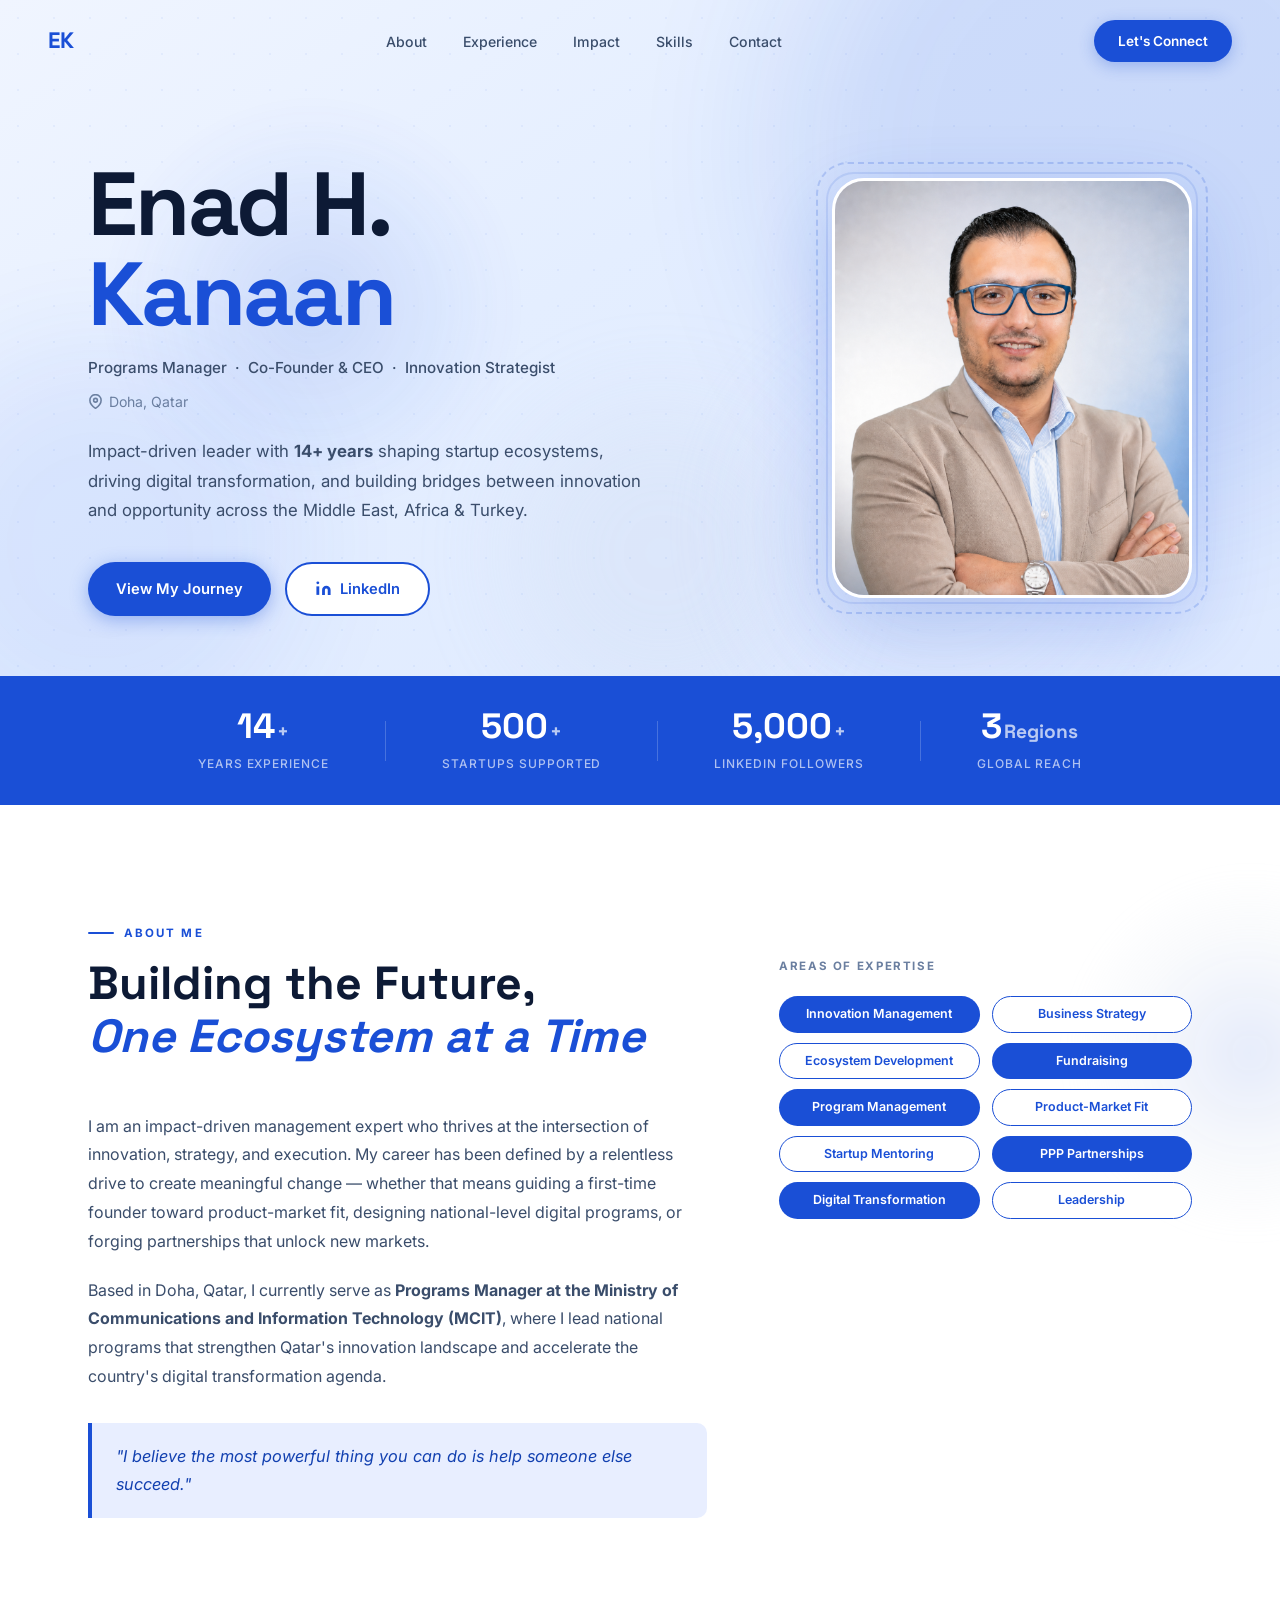
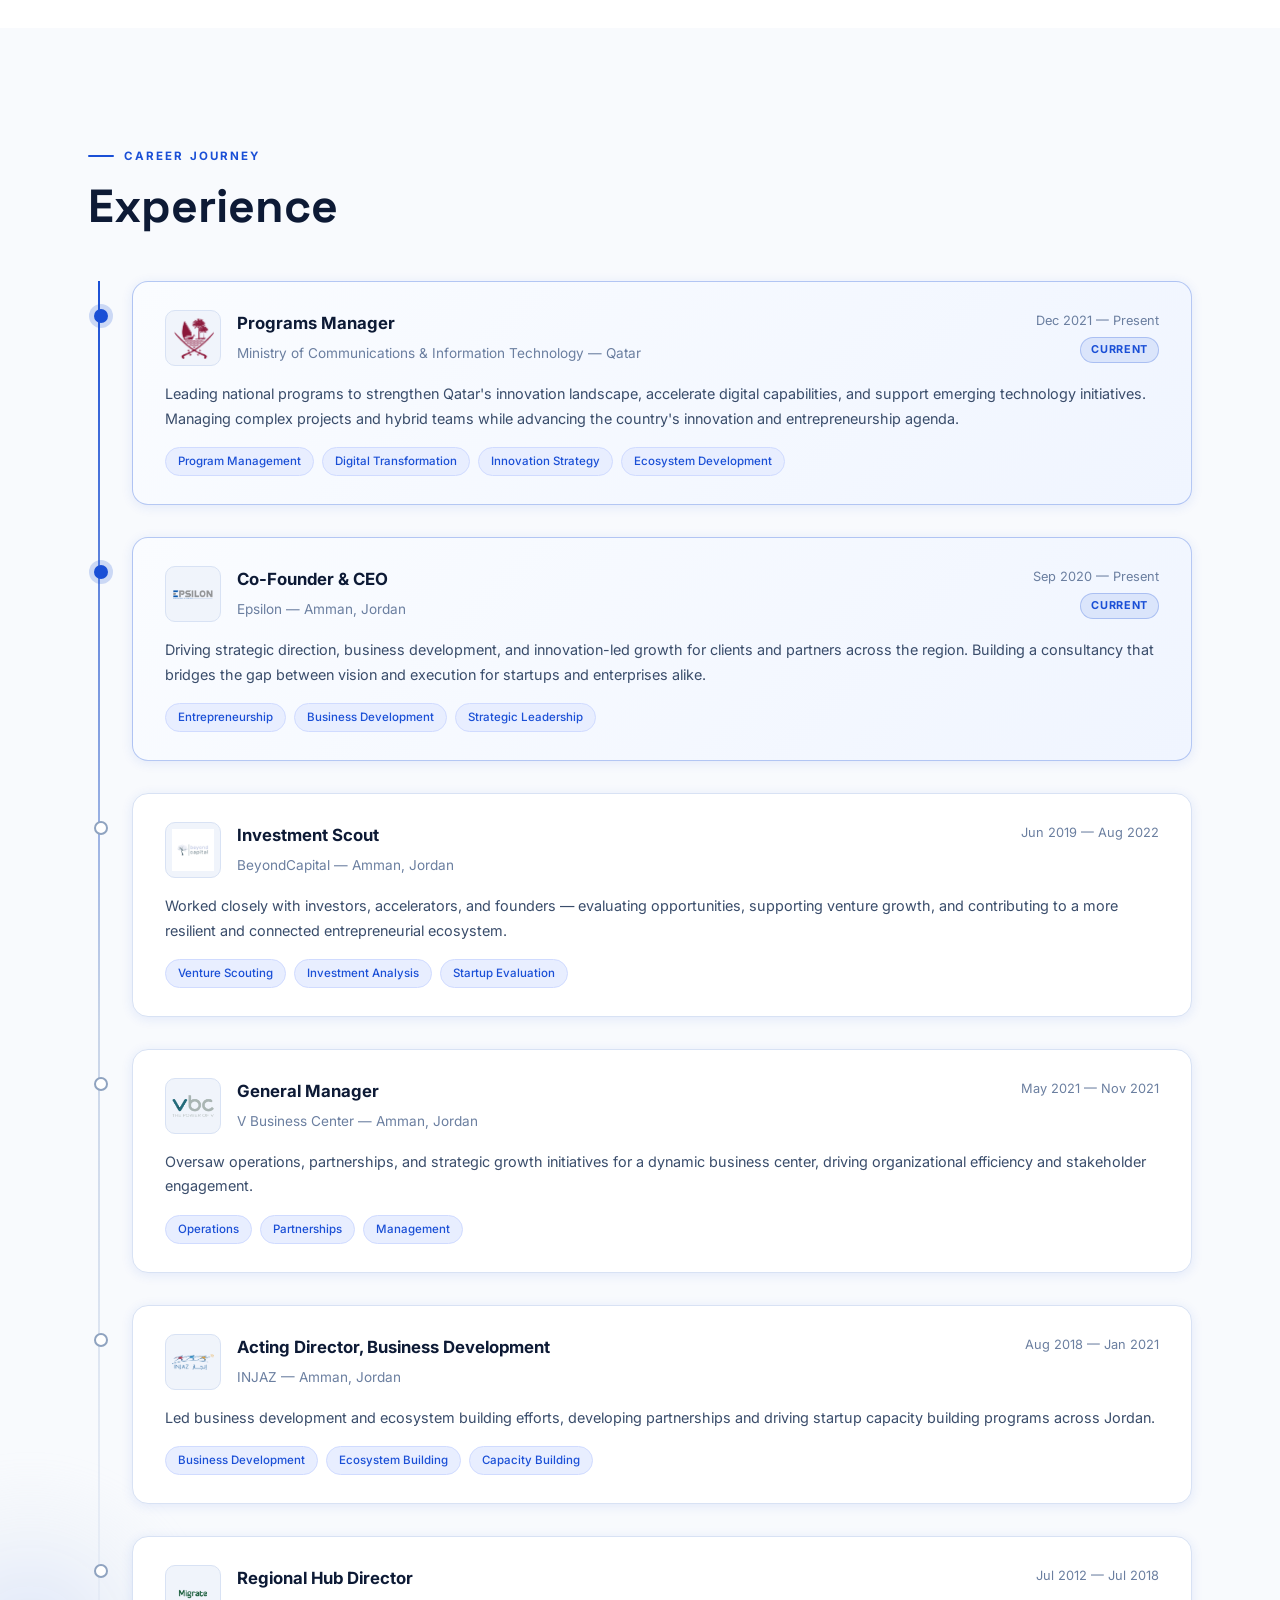
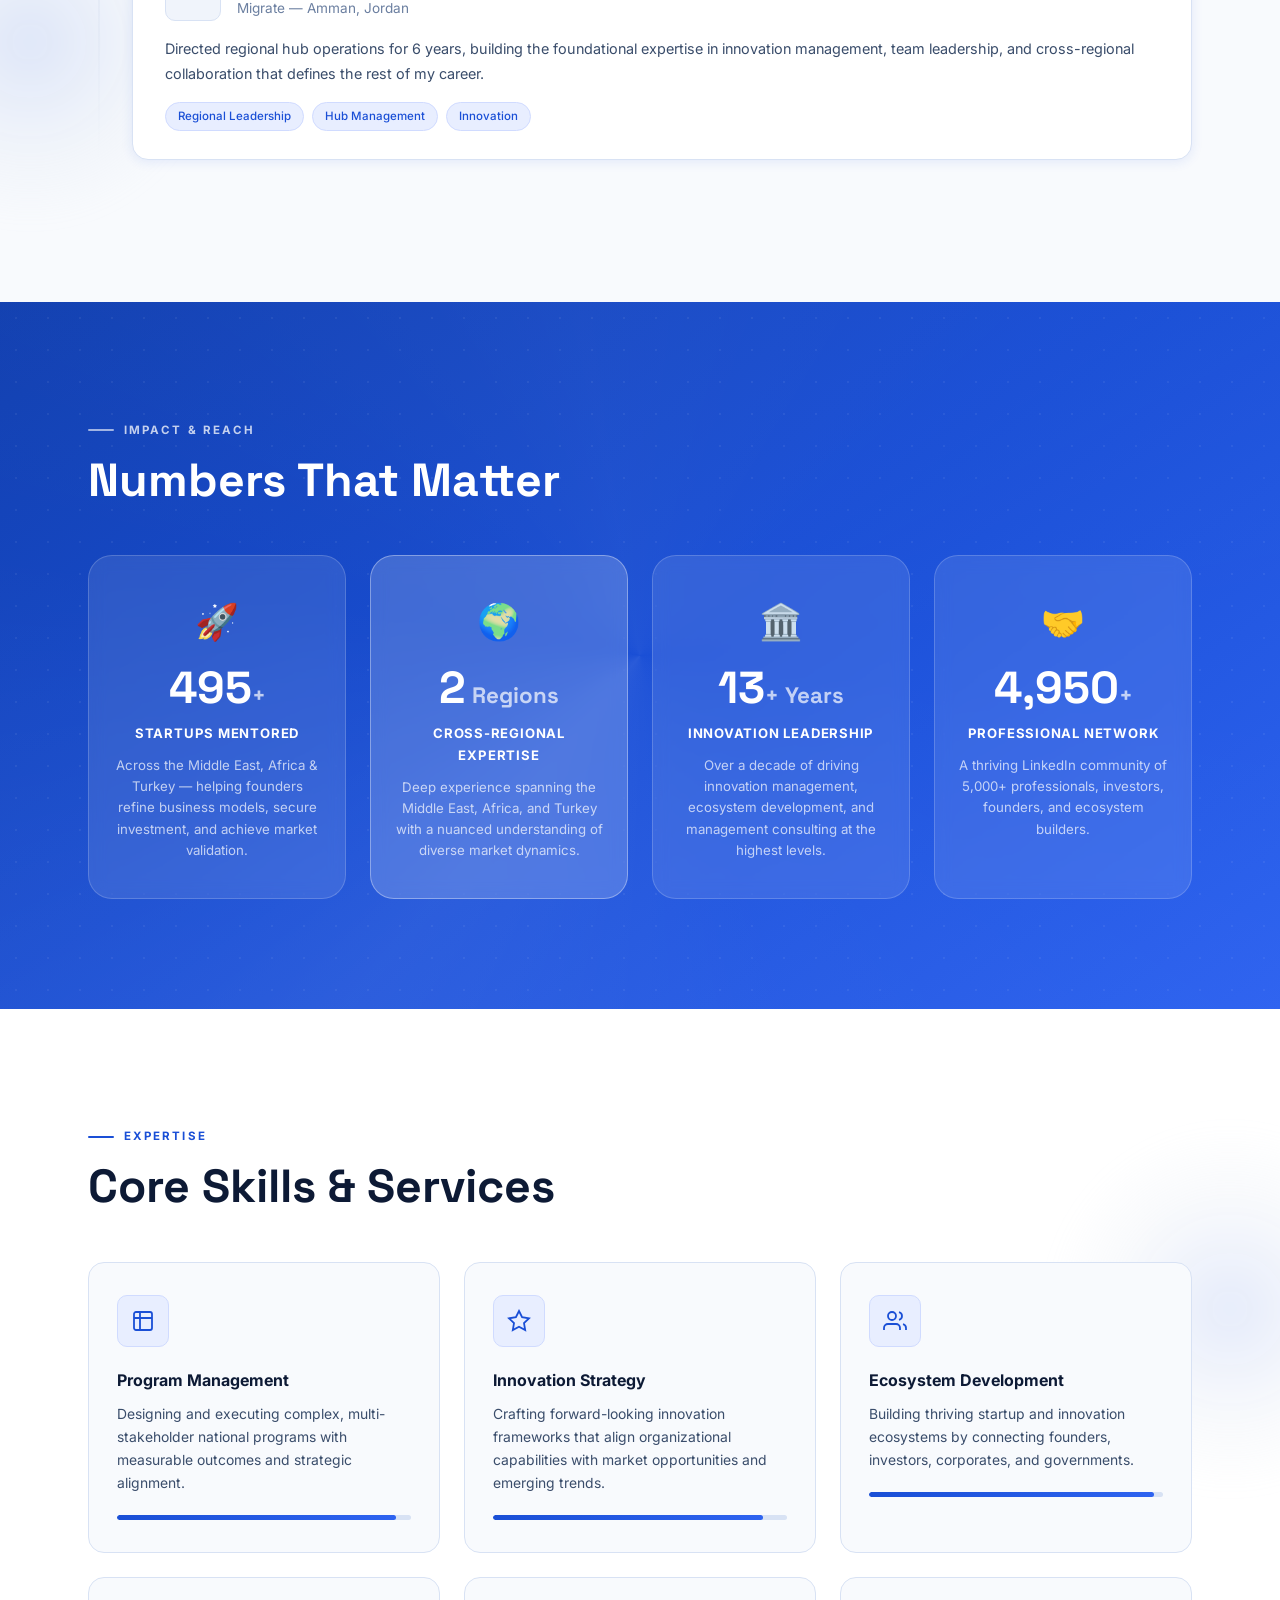
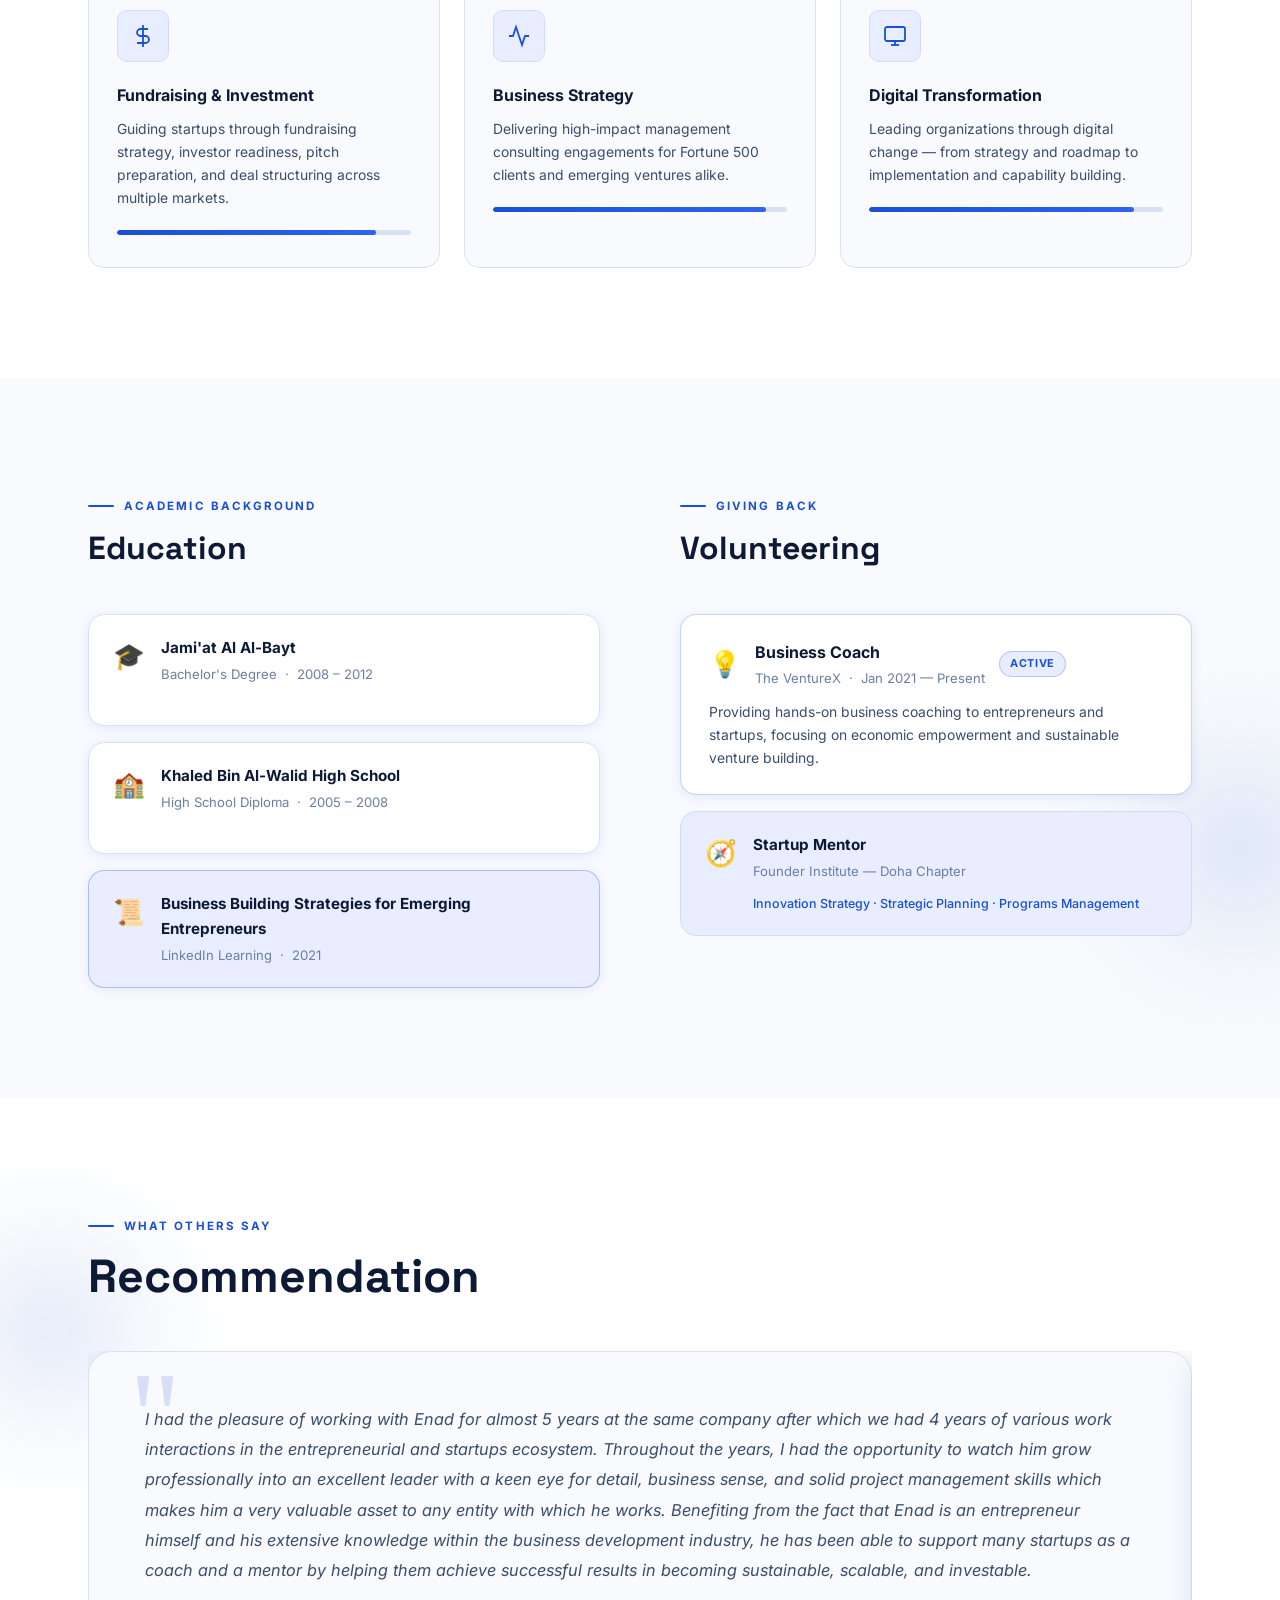
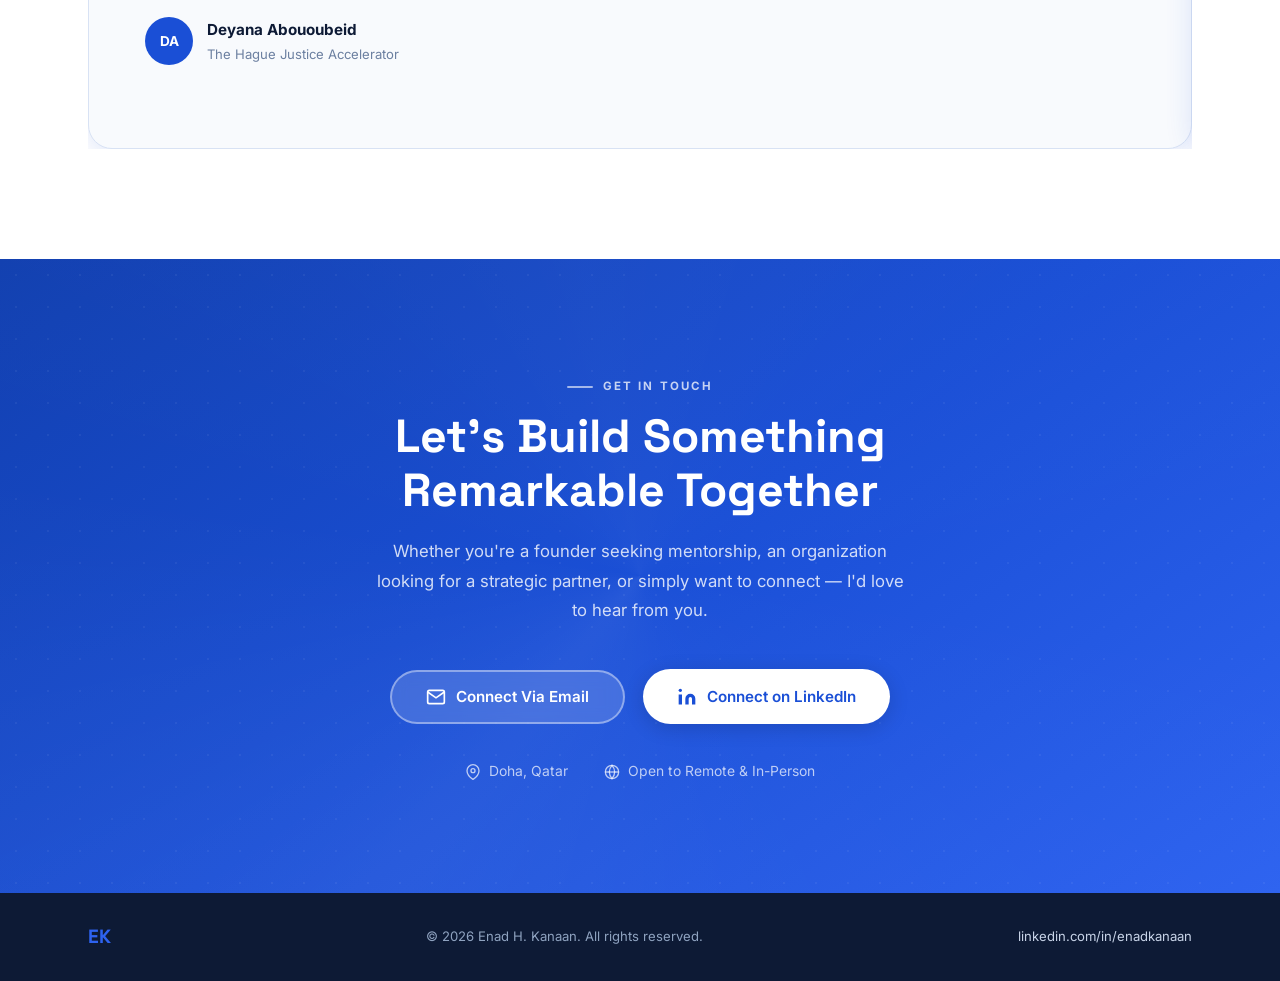
<file: index.html>
<!DOCTYPE html>
<html lang="en">
<head>
  <meta charset="UTF-8" />
  <meta name="viewport" content="width=device-width, initial-scale=1.0" />
  <title>Enad H. Kanaan — Innovation Leader</title>
  <link rel="stylesheet" href="style.css" />
  <link rel="preconnect" href="https://fonts.googleapis.com" />
  <link rel="preconnect" href="https://fonts.gstatic.com" crossorigin />
  <link href="https://fonts.googleapis.com/css2?family=Inter:wght@300;400;500;600;700;800;900&family=Space+Grotesk:wght@400;500;600;700;800&display=swap" rel="stylesheet" />
  <meta name="description" content="Enad H. Kanaan is an innovation strategist, program manager, and startup ecosystem builder based in Doha, Qatar.">
  <meta name="keywords" content="Enad Kanaan, innovation strategy, startup ecosystem, program management, Qatar, Doha, entrepreneurship">
  <meta name="author" content="Enad H. Kanaan">
  <link rel="canonical" href="https://enadkanaan.com/">
  <meta property="og:title" content="Enad H. Kanaan — Innovation Leader">
  <meta property="og:description" content="Innovation strategist, program manager, and startup ecosystem builder based in Doha, Qatar.">
  <meta property="og:image" content="https://enadkanaan.com/Headshot.png">
  <meta property="og:url" content="https://enadkanaan.com/">
  <meta property="og:type" content="website">
  <meta name="twitter:card" content="summary_large_image">
  <meta name="twitter:title" content="Enad H. Kanaan — Innovation Leader">
  <meta name="twitter:description" content="Innovation strategist, program manager, and startup ecosystem builder based in Doha, Qatar.">
  <meta name="twitter:image" content="https://enadkanaan.com/Headshot.png">  
  <!-- Microsoft Clarity -->
  <script type="text/javascript">
    (function(c,l,a,r,i,t,y){
      c[a]=c[a]||function(){(c[a].q=c[a].q||[]).push(arguments)};
      t=l.createElement(r);t.async=1;t.src="https://www.clarity.ms/tag/"+i;
      y=l.getElementsByTagName(r)[0];y.parentNode.insertBefore(t,y);
    })(window, document, "clarity", "script", "x38htsimf8");
  </script>

  <!-- Google tag (gtag.js) -->
  <script async src="https://www.googletagmanager.com/gtag/js?id=G-P5L3V31QNC"></script>
  <script>
    window.dataLayer = window.dataLayer || [];
    function gtag(){dataLayer.push(arguments);}
    gtag('js', new Date());
    gtag('config', 'G-P5L3V31QNC');
  </script>
</head>
<body>

  <!-- ── NAV ── -->
  <nav class="nav" id="nav">
    <div class="nav-logo">EK</div>
    <ul class="nav-links">
      <li><a href="#about">About</a></li>
      <li><a href="#experience">Experience</a></li>
      <li><a href="#impact">Impact</a></li>
      <li><a href="#skills">Skills</a></li>
      <li><a href="#contact">Contact</a></li>
    </ul>
    <a href="#contact" class="nav-cta">Let's Connect</a>
    <button class="nav-hamburger" id="hamburger" aria-label="Menu">
      <span></span><span></span><span></span>
    </button>
  </nav>

  <!-- ── HERO ── -->
  <section class="hero" id="hero">
    <div class="hero-shapes">
      <div class="shape shape-1"></div>
      <div class="shape shape-2"></div>
      <div class="shape shape-3"></div>
      <div class="hero-dots"></div>
    </div>

    <div class="hero-inner container">
      <div class="hero-content">
        <h1 class="hero-title">
          <span class="line-1">Enad H.</span>
          <span class="line-2">Kanaan</span>
        </h1>
        <p class="hero-role">Programs Manager &nbsp;·&nbsp; Co-Founder &amp; CEO &nbsp;·&nbsp; Innovation Strategist</p>
        <p class="hero-location">
          <svg width="15" height="15" viewBox="0 0 24 24" fill="none" stroke="currentColor" stroke-width="2.5"><path d="M21 10c0 7-9 13-9 13s-9-6-9-13a9 9 0 0 1 18 0z"/><circle cx="12" cy="10" r="3"/></svg>
          Doha, Qatar
        </p>
        <p class="hero-summary">
          Impact-driven leader with <strong>14+ years</strong> shaping startup ecosystems, driving digital transformation, and building bridges between innovation and opportunity across the Middle East, Africa &amp; Turkey.
        </p>
        <div class="hero-actions">
          <a href="#experience" class="btn btn-primary">View My Journey</a>
          <a href="https://www.linkedin.com/in/enadkanaan/" target="_blank" rel="noopener" class="btn btn-outline">
            <svg width="17" height="17" viewBox="0 0 24 24" fill="currentColor"><path d="M16 8a6 6 0 0 1 6 6v7h-4v-7a2 2 0 0 0-2-2 2 2 0 0 0-2 2v7h-4v-7a6 6 0 0 1 6-6z"/><rect x="2" y="9" width="4" height="12"/><circle cx="4" cy="4" r="2"/></svg>
            LinkedIn
          </a>
        </div>
      </div>

      <div class="hero-photo-wrap">
        <div class="photo-ring-outer"></div>
        <div class="photo-ring-inner"></div>
        <div class="photo-frame">
          <img src="Headshot.png" alt="Enad H. Kanaan" class="hero-photo" />
        </div>
      </div>
    </div>

    <div class="hero-stats">
      <div class="container">
        <div class="stats-row">
          <div class="stat-item">
            <div class="stat-value"><span class="stat-number" data-target="14">0</span><span class="stat-suf">+</span></div>
            <span class="stat-label">Years Experience</span>
          </div>
          <div class="stat-divider"></div>
          <div class="stat-item">
            <div class="stat-value"><span class="stat-number" data-target="500">0</span><span class="stat-suf">+</span></div>
            <span class="stat-label">Startups Supported</span>
          </div>
          <div class="stat-divider"></div>
          <div class="stat-item">
            <div class="stat-value"><span class="stat-number" data-target="5000">0</span><span class="stat-suf">+</span></div>
            <span class="stat-label">LinkedIn Followers</span>
          </div>
          <div class="stat-divider"></div>
          <div class="stat-item">
            <div class="stat-value"><span class="stat-number" data-target="3">0</span><span class="stat-suf"> Regions</span></div>
            <span class="stat-label">Global Reach</span>
          </div>
        </div>
      </div>
    </div>
  </section>

  <!-- ── ABOUT ── -->
  <section class="about section" id="about">
    <div class="container">
      <div class="section-eyebrow">About Me</div>
      <div class="about-grid">
        <div class="about-text">
          <h2 class="section-title">Building the Future,<br/><em>One Ecosystem at a Time</em></h2>
          <p>
            I am an impact-driven management expert who thrives at the intersection of innovation, strategy, and execution. My career has been defined by a relentless drive to create meaningful change — whether that means guiding a first-time founder toward product-market fit, designing national-level digital programs, or forging partnerships that unlock new markets.
          </p>
          <p>
            Based in Doha, Qatar, I currently serve as <strong>Programs Manager at the Ministry of Communications and Information Technology (MCIT)</strong>, where I lead national programs that strengthen Qatar's innovation landscape and accelerate the country's digital transformation agenda.
          </p>
          <div class="about-quote">
            <blockquote>"I believe the most powerful thing you can do is help someone else succeed."</blockquote>
          </div>
        </div>
        <div class="about-tags-col">
          <div class="tags-title">Areas of Expertise</div>
          <div class="tag-cloud">
            <span class="tag t-solid">Innovation Management</span>
            <span class="tag t-outline">Ecosystem Development</span>
            <span class="tag t-solid">Program Management</span>
            <span class="tag t-outline">Startup Mentoring</span>
            <span class="tag t-solid">Digital Transformation</span>
            <span class="tag t-outline">Business Strategy</span>
            <span class="tag t-solid">Fundraising</span>
            <span class="tag t-outline">Product-Market Fit</span>
            <span class="tag t-solid">PPP Partnerships</span>
            <span class="tag t-outline">Leadership</span>
          </div>
        </div>
      </div>
    </div>
  </section>

  <!-- ── EXPERIENCE ── -->
  <section class="experience section" id="experience">
    <div class="container">
      <div class="section-eyebrow">Career Journey</div>
      <h2 class="section-title">Experience</h2>

      <div class="timeline">

        <!-- MCIT -->
        <div class="tl-item reveal">
          <div class="tl-marker active">
            <div class="tl-dot"></div>
            <div class="tl-pulse"></div>
          </div>
          <div class="tl-card">
            <div class="tl-card-top">
              <div class="tl-logo-wrap">
                <img src="logo-mcit.png" alt="MCIT" class="tl-logo" />
              </div>
              <div class="tl-header">
                <h3>Programs Manager</h3>
                <p class="tl-org">Ministry of Communications &amp; Information Technology — Qatar</p>
              </div>
              <div class="tl-meta">
                <span class="tl-date">Dec 2021 — Present</span>
                <span class="tl-badge active-badge">Current</span>
              </div>
            </div>
            <p class="tl-desc">Leading national programs to strengthen Qatar's innovation landscape, accelerate digital capabilities, and support emerging technology initiatives. Managing complex projects and hybrid teams while advancing the country's innovation and entrepreneurship agenda.</p>
            <div class="tl-tags">
              <span>Program Management</span><span>Digital Transformation</span><span>Innovation Strategy</span><span>Ecosystem Development</span>
            </div>
          </div>
        </div>

        <!-- Epsilon -->
     <div class="tl-item reveal">
  <div class="tl-marker active">
    <div class="tl-dot"></div>
    <div class="tl-pulse"></div>
  </div>
  <div class="tl-card">
    <div class="tl-card-top">
      <div class="tl-logo-wrap">
        <img src="epsilon-logo.png" alt="Epsilon" class="tl-logo" />
      </div>
      <div class="tl-header">
        <h3>Co-Founder &amp; CEO</h3>
        <p class="tl-org">Epsilon — Amman, Jordan</p>
      </div>
      <div class="tl-meta">
        <span class="tl-date">Sep 2020 — Present</span>
        <span class="tl-badge active-badge">Current</span>
      </div>
    </div>
    <p class="tl-desc">Driving strategic direction, business development, and innovation-led growth for clients and partners across the region. Building a consultancy that bridges the gap between vision and execution for startups and enterprises alike.</p>
    <div class="tl-tags">
      <span>Entrepreneurship</span><span>Business Development</span><span>Strategic Leadership</span>
    </div>
  </div>
</div>

        <!-- BeyondCapital -->
        <div class="tl-item reveal">
          <div class="tl-marker">
            <div class="tl-dot"></div>
          </div>
          <div class="tl-card">
            <div class="tl-card-top">
              <div class="tl-logo-wrap">
                <img src="logo-beyondcapital.png" alt="BeyondCapital" class="tl-logo" />
              </div>
              <div class="tl-header">
                <h3>Investment Scout</h3>
                <p class="tl-org">BeyondCapital — Amman, Jordan</p>
              </div>
              <div class="tl-meta">
                <span class="tl-date">Jun 2019 — Aug 2022</span>
              </div>
            </div>
            <p class="tl-desc">Worked closely with investors, accelerators, and founders — evaluating opportunities, supporting venture growth, and contributing to a more resilient and connected entrepreneurial ecosystem.</p>
            <div class="tl-tags">
              <span>Venture Scouting</span><span>Investment Analysis</span><span>Startup Evaluation</span>
            </div>
          </div>
        </div>

        <!-- VBC -->
        <div class="tl-item reveal">
          <div class="tl-marker">
            <div class="tl-dot"></div>
          </div>
          <div class="tl-card">
            <div class="tl-card-top">
              <div class="tl-logo-wrap">
                <img src="logo-vbc.webp" alt="V Business Center" class="tl-logo" />
              </div>
              <div class="tl-header">
                <h3>General Manager</h3>
                <p class="tl-org">V Business Center — Amman, Jordan</p>
              </div>
              <div class="tl-meta">
                <span class="tl-date">May 2021 — Nov 2021</span>
              </div>
            </div>
            <p class="tl-desc">Oversaw operations, partnerships, and strategic growth initiatives for a dynamic business center, driving organizational efficiency and stakeholder engagement.</p>
            <div class="tl-tags">
              <span>Operations</span><span>Partnerships</span><span>Management</span>
            </div>
          </div>
        </div>

        <!-- INJAZ -->
        <div class="tl-item reveal">
          <div class="tl-marker">
            <div class="tl-dot"></div>
          </div>
          <div class="tl-card">
            <div class="tl-card-top">
              <div class="tl-logo-wrap">
                <img src="logo-injaz.png" alt="INJAZ" class="tl-logo" />
              </div>
              <div class="tl-header">
                <h3>Acting Director, Business Development</h3>
                <p class="tl-org">INJAZ — Amman, Jordan</p>
              </div>
              <div class="tl-meta">
                <span class="tl-date">Aug 2018 — Jan 2021</span>
              </div>
            </div>
            <p class="tl-desc">Led business development and ecosystem building efforts, developing partnerships and driving startup capacity building programs across Jordan.</p>
            <div class="tl-tags">
              <span>Business Development</span><span>Ecosystem Building</span><span>Capacity Building</span>
            </div>
          </div>
        </div>

        <!-- Migrate -->
        <div class="tl-item reveal">
          <div class="tl-marker">
            <div class="tl-dot"></div>
          </div>
          <div class="tl-card">
            <div class="tl-card-top">
              <div class="tl-logo-wrap">
                <img src="logo-migrate.png" alt="Migrate" class="tl-logo" />
              </div>
              <div class="tl-header">
                <h3>Regional Hub Director</h3>
                <p class="tl-org">Migrate — Amman, Jordan</p>
              </div>
              <div class="tl-meta">
                <span class="tl-date">Jul 2012 — Jul 2018</span>
              </div>
            </div>
            <p class="tl-desc">Directed regional hub operations for 6 years, building the foundational expertise in innovation management, team leadership, and cross-regional collaboration that defines the rest of my career.</p>
            <div class="tl-tags">
              <span>Regional Leadership</span><span>Hub Management</span><span>Innovation</span>
            </div>
          </div>
        </div>

      </div>
    </div>
  </section>

  <!-- ── IMPACT ── -->
  <section class="impact section" id="impact">
    <div class="container">
      <div class="section-eyebrow light">Impact &amp; Reach</div>
      <h2 class="section-title light">Numbers That Matter</h2>
      <div class="impact-grid">
        <div class="impact-card reveal">
          <div class="impact-icon">🚀</div>
          <div class="impact-num-row">
            <span class="impact-number" data-target="500">0</span><span class="impact-suf">+</span>
          </div>
          <div class="impact-label">Startups Mentored</div>
          <p>Across the Middle East, Africa &amp; Turkey — helping founders refine business models, secure investment, and achieve market validation.</p>
        </div>
        <div class="impact-card impact-featured reveal">
          <div class="impact-icon">🌍</div>
          <div class="impact-num-row">
            <span class="impact-number" data-target="3">0</span><span class="impact-suf"> Regions</span>
          </div>
          <div class="impact-label">Cross-Regional Expertise</div>
          <p>Deep experience spanning the Middle East, Africa, and Turkey with a nuanced understanding of diverse market dynamics.</p>
        </div>
        <div class="impact-card reveal">
          <div class="impact-icon">🏛️</div>
          <div class="impact-num-row">
            <span class="impact-number" data-target="14">0</span><span class="impact-suf">+ Years</span>
          </div>
          <div class="impact-label">Innovation Leadership</div>
          <p>Over a decade of driving innovation management, ecosystem development, and management consulting at the highest levels.</p>
        </div>
        <div class="impact-card reveal">
          <div class="impact-icon">🤝</div>
          <div class="impact-num-row">
            <span class="impact-number" data-target="5000">0</span><span class="impact-suf">+</span>
          </div>
          <div class="impact-label">Professional Network</div>
          <p>A thriving LinkedIn community of 5,000+ professionals, investors, founders, and ecosystem builders.</p>
        </div>
      </div>
    </div>
  </section>

  <!-- ── SKILLS ── -->
  <section class="skills section" id="skills">
    <div class="container">
      <div class="section-eyebrow">Expertise</div>
      <h2 class="section-title">Core Skills &amp; Services</h2>
      <div class="skills-grid">

        <div class="skill-card reveal">
          <div class="skill-icon-wrap">
            <svg viewBox="0 0 24 24" fill="none" stroke="currentColor" stroke-width="1.8"><path d="M9 3H5a2 2 0 0 0-2 2v4m6-6h10a2 2 0 0 1 2 2v4M9 3v18m0 0h10a2 2 0 0 0 2-2V9M9 21H5a2 2 0 0 1-2-2V9m0 0h18"/></svg>
          </div>
          <h3>Program Management</h3>
          <p>Designing and executing complex, multi-stakeholder national programs with measurable outcomes and strategic alignment.</p>
          <div class="skill-bar"><div class="skill-fill" style="--w:95%"></div></div>
        </div>

        <div class="skill-card reveal">
          <div class="skill-icon-wrap">
            <svg viewBox="0 0 24 24" fill="none" stroke="currentColor" stroke-width="1.8"><polygon points="12 2 15.09 8.26 22 9.27 17 14.14 18.18 21.02 12 17.77 5.82 21.02 7 14.14 2 9.27 8.91 8.26 12 2"/></svg>
          </div>
          <h3>Innovation Strategy</h3>
          <p>Crafting forward-looking innovation frameworks that align organizational capabilities with market opportunities and emerging trends.</p>
          <div class="skill-bar"><div class="skill-fill" style="--w:92%"></div></div>
        </div>

        <div class="skill-card reveal">
          <div class="skill-icon-wrap">
            <svg viewBox="0 0 24 24" fill="none" stroke="currentColor" stroke-width="1.8"><path d="M17 21v-2a4 4 0 0 0-4-4H5a4 4 0 0 0-4 4v2"/><circle cx="9" cy="7" r="4"/><path d="M23 21v-2a4 4 0 0 0-3-3.87"/><path d="M16 3.13a4 4 0 0 1 0 7.75"/></svg>
          </div>
          <h3>Ecosystem Development</h3>
          <p>Building thriving startup and innovation ecosystems by connecting founders, investors, corporates, and governments.</p>
          <div class="skill-bar"><div class="skill-fill" style="--w:97%"></div></div>
        </div>

        <div class="skill-card reveal">
          <div class="skill-icon-wrap">
            <svg viewBox="0 0 24 24" fill="none" stroke="currentColor" stroke-width="1.8"><line x1="12" y1="1" x2="12" y2="23"/><path d="M17 5H9.5a3.5 3.5 0 0 0 0 7h5a3.5 3.5 0 0 1 0 7H6"/></svg>
          </div>
          <h3>Fundraising &amp; Investment</h3>
          <p>Guiding startups through fundraising strategy, investor readiness, pitch preparation, and deal structuring across multiple markets.</p>
          <div class="skill-bar"><div class="skill-fill" style="--w:88%"></div></div>
        </div>

        <div class="skill-card reveal">
          <div class="skill-icon-wrap">
            <svg viewBox="0 0 24 24" fill="none" stroke="currentColor" stroke-width="1.8"><polyline points="22 12 18 12 15 21 9 3 6 12 2 12"/></svg>
          </div>
          <h3>Business Strategy</h3>
          <p>Delivering high-impact management consulting engagements for Fortune 500 clients and emerging ventures alike.</p>
          <div class="skill-bar"><div class="skill-fill" style="--w:93%"></div></div>
        </div>

        <div class="skill-card reveal">
          <div class="skill-icon-wrap">
            <svg viewBox="0 0 24 24" fill="none" stroke="currentColor" stroke-width="1.8"><rect x="2" y="3" width="20" height="14" rx="2"/><line x1="8" y1="21" x2="16" y2="21"/><line x1="12" y1="17" x2="12" y2="21"/></svg>
          </div>
          <h3>Digital Transformation</h3>
          <p>Leading organizations through digital change — from strategy and roadmap to implementation and capability building.</p>
          <div class="skill-bar"><div class="skill-fill" style="--w:90%"></div></div>
        </div>

      </div>
    </div>
  </section>

  <!-- ── EDUCATION & VOLUNTEERING ── -->
  <section class="edu section" id="edu">
    <div class="container">
      <div class="edu-grid">
        <div>
          <div class="section-eyebrow">Academic Background</div>
          <h2 class="section-title small">Education</h2>
          <div class="edu-list">
            <div class="edu-card reveal">
              <div class="edu-icon">🎓</div>
              <div>
                <h3>Jami'at Al Al-Bayt</h3>
                <p>Bachelor's Degree &nbsp;·&nbsp; 2008 – 2012</p>
              </div>
            </div>
            <div class="edu-card reveal">
              <div class="edu-icon">🏫</div>
              <div>
                <h3>Khaled Bin Al-Walid High School</h3>
                <p>High School Diploma &nbsp;·&nbsp; 2005 – 2008</p>
              </div>
            </div>
            <div class="edu-card cert reveal">
              <div class="edu-icon">📜</div>
              <div>
                <h3>Business Building Strategies for Emerging Entrepreneurs</h3>
                <p>LinkedIn Learning &nbsp;·&nbsp; 2021</p>
              </div>
            </div>
          </div>
        </div>
        <div>
          <div class="section-eyebrow">Giving Back</div>
          <h2 class="section-title small">Volunteering</h2>
          <div class="vol-list">
            <div class="vol-card reveal">
              <div class="vol-top">
                <div class="edu-icon">💡</div>
                <div>
                  <h3>Business Coach</h3>
                  <p>The VentureX &nbsp;·&nbsp; Jan 2021 — Present</p>
                </div>
                <span class="tl-badge active-badge">Active</span>
              </div>
              <p>Providing hands-on business coaching to entrepreneurs and startups, focusing on economic empowerment and sustainable venture building.</p>
            </div>
            <div class="mentor-card reveal">
              <div class="edu-icon">🧭</div>
              <div>
                <h3>Startup Mentor</h3>
                <p>Founder Institute — Doha Chapter</p>
                <span class="mentor-tags">Innovation Strategy · Strategic Planning · Programs Management</span>
              </div>
            </div>
          </div>
        </div>
      </div>
    </div>
  </section>

  <!-- ── RECOMMENDATION ── -->
<section class="testimonial section">
  <div class="container">
    <div class="section-eyebrow">What Others Say</div>
    <h2 class="section-title">Recommendation</h2>

    <div class="testimonial-slider reveal">
      <div class="testimonial-track">
        <div class="testimonial-card">
          <div class="quote-icon">"</div>
          <blockquote>
            I had the pleasure of working with Enad for almost 5 years at the same company after which we had 4 years of various work interactions in the entrepreneurial and startups ecosystem. Throughout the years, I had the opportunity to watch him grow professionally into an excellent leader with a keen eye for detail, business sense, and solid project management skills which makes him a very valuable asset to any entity with which he works. Benefiting from the fact that Enad is an entrepreneur himself and his extensive knowledge within the business development industry, he has been able to support many startups as a coach and a mentor by helping them achieve successful results in becoming sustainable, scalable, and investable.
          </blockquote>
          <div class="testimonial-author">
            <div class="author-av">DA</div>
            <div>
              <strong>Deyana Abououbeid</strong>
              <p>The Hague Justice Accelerator</p>
            </div>
          </div>
        </div>

        <div class="testimonial-card">
          <div class="quote-icon">"</div>
          <blockquote>
            My recommendation of Enad is based on more than 14 years of professional experience working alongside him, as well as witnessing his continuous growth and unwavering integrity. Enad combines strategic thinking, innovation, and strong execution with a genuine commitment to creating impact. He is a trusted professional who leads with purpose, embraces continuous learning, and consistently earns the respect of colleagues, partners, and stakeholders. Enad is a true added value to everyone who works with him — someone who gets things done and consistently brings smart, effective solutions.
          </blockquote>
          <div class="testimonial-author">
            <div class="author-av">AB</div>
            <div>
              <strong>Alaa AlBashir</strong>
              <p>Qatar Charity</p>
            </div>
          </div>
        </div>

        <div class="testimonial-card">
          <div class="quote-icon">"</div>
          <blockquote>
            I’ve had the chance to work closely with Enad through the partnership between the TASMU Accelerator and the DIC under MCIT, and he is easily one of the most dedicated ecosystem enablers I have worked with. His depth of experience shows in everything he does, from program management, strategy development, consultancy engagements to startups support. But what really sets Enad apart is how he shows up as a person. Throughout our collaboration, he has always gone out of his way to be supportive, collaborative, and solution-oriented whenever needed. Over time, he’s become someone I don’t just respect as a professional peer, but someone I genuinely consider a friend. Anyone who gets to build, collaborate, or innovate alongside Enad is in great hands, and I can't recommend him highly enough.
          </blockquote>
          <div class="testimonial-author">
            <div class="author-av">MS</div>
            <div>
              <strong>Mohammad Shahin</strong>
              <p>Tasmu Accelerator</p>
            </div>
          </div>
        </div>

      </div>
    </div>
  </div>
</section>

  <!-- ── CONTACT ── -->
  <section class="contact section" id="contact">
    <div class="contact-inner">
      <div class="container">
        <div class="section-eyebrow light">Get In Touch</div>
        <h2 class="section-title light">Let's Build Something<br/>Remarkable Together</h2>
        <p class="contact-sub">Whether you're a founder seeking mentorship, an organization looking for a strategic partner, or simply want to connect — I'd love to hear from you.</p>
        <div class="contact-btns">
          <button type="button" class="cbtn cbtn-email" id="openContactModal" aria-haspopup="dialog" aria-controls="contactModal">
            <svg width="20" height="20" viewBox="0 0 24 24" fill="none" stroke="currentColor" stroke-width="2"><path d="M4 4h16c1.1 0 2 .9 2 2v12c0 1.1-.9 2-2 2H4c-1.1 0-2-.9-2-2V6c0-1.1.9-2 2-2z"/><polyline points="22,6 12,13 2,6"/></svg>
            Connect Via Email
          </button>
          <a href="https://www.linkedin.com/in/enadkanaan/" target="_blank" rel="noopener" class="cbtn cbtn-linkedin">
            <svg width="20" height="20" viewBox="0 0 24 24" fill="currentColor"><path d="M16 8a6 6 0 0 1 6 6v7h-4v-7a2 2 0 0 0-2-2 2 2 0 0 0-2 2v7h-4v-7a6 6 0 0 1 6-6z"/><rect x="2" y="9" width="4" height="12"/><circle cx="4" cy="4" r="2"/></svg>
            Connect on LinkedIn
          </a>
        </div>
        <div class="contact-info">
          <span>
            <svg width="16" height="16" viewBox="0 0 24 24" fill="none" stroke="currentColor" stroke-width="2"><path d="M21 10c0 7-9 13-9 13s-9-6-9-13a9 9 0 0 1 18 0z"/><circle cx="12" cy="10" r="3"/></svg>
            Doha, Qatar
          </span>
          <span>
            <svg width="16" height="16" viewBox="0 0 24 24" fill="none" stroke="currentColor" stroke-width="2"><circle cx="12" cy="12" r="10"/><line x1="2" y1="12" x2="22" y2="12"/><path d="M12 2a15.3 15.3 0 0 1 4 10 15.3 15.3 0 0 1-4 10 15.3 15.3 0 0 1-4-10 15.3 15.3 0 0 1 4-10z"/></svg>
            Open to Remote &amp; In-Person
          </span>
        </div>
      </div>
    </div>
  </section>

  <div class="contact-modal" id="contactModal" aria-hidden="true">
    <div class="contact-modal-backdrop" data-close-modal></div>
    <div class="contact-modal-card" role="dialog" aria-modal="true" aria-labelledby="contactModalTitle">
      <button type="button" class="contact-modal-close" id="closeContactModal" aria-label="Close contact form">&times;</button>
      <div class="section-eyebrow contact-modal-eyebrow">Connect Via Email</div>
      <h3 id="contactModalTitle">Send an Inquiry</h3>
      <p>Fill in the details below and I will get back to you.</p>

     <form action="https://formsubmit.co/ajax/enadk90@gmail.com" method="POST" class="contact-modal-form" id="contactModalForm">
        <input type="hidden" name="_subject" value="New inquiry from enadkanaan.com">
        <input type="hidden" name="_captcha" value="false">
        <input type="hidden" name="_template" value="table">

        <div class="contact-modal-grid">
          <input type="text" name="name" placeholder="Your name" required>
          <input type="email" name="email" placeholder="Your email" required>
        </div>

        <input type="tel" name="phone" placeholder="Phone number" required>
        <textarea name="inquiry" placeholder="Inquiry" required></textarea>

        <button type="submit" class="contact-modal-submit" id="contactSubmitBtn">Submit</button>
<p class="contact-modal-success" id="contactSuccessMessage">
  Thank you for your message, I will get back to you as soon as possible
</p>
      </form>
    </div>
  </div>

  <!-- ── FOOTER ── -->
  <footer class="footer">
    <div class="container">
      <div class="footer-row">
        <div class="footer-logo">EK</div>
        <p>© 2026 Enad H. Kanaan. All rights reserved.</p>
        <a href="https://www.linkedin.com/in/enadkanaan/" target="_blank" rel="noopener">linkedin.com/in/enadkanaan</a>
      </div>
    </div>
  </footer>

  <script>
    // ── Sticky nav ──
    const nav = document.getElementById('nav');
    window.addEventListener('scroll', () => {
      nav.classList.toggle('scrolled', window.scrollY > 60);
    });

    // ── Hamburger ──
    const hamburger = document.getElementById('hamburger');
    const navLinks  = document.querySelector('.nav-links');
    hamburger.addEventListener('click', () => {
      hamburger.classList.toggle('open');
      navLinks.classList.toggle('open');
    });

    // ── Smooth scroll ──
    document.querySelectorAll('a[href^="#"]').forEach(a => {
      a.addEventListener('click', e => {
        e.preventDefault();
        const t = document.querySelector(a.getAttribute('href'));
        if (t) t.scrollIntoView({ behavior: 'smooth' });
        navLinks.classList.remove('open');
        hamburger.classList.remove('open');
      });
    });

    // ── Counter ──
    function animateCounter(el) {
      const target = +el.dataset.target;
      const duration = 1600;
      const step = target / (duration / 16);
      let cur = 0;
      const t = setInterval(() => {
        cur = Math.min(cur + step, target);
        el.textContent = Math.floor(cur).toLocaleString();
        if (cur >= target) clearInterval(t);
      }, 16);
    }

    // ── Intersection Observer ──
    const io = new IntersectionObserver((entries) => {
      entries.forEach(entry => {
        if (entry.isIntersecting) {
          entry.target.classList.add('visible');
          entry.target.querySelectorAll('[data-target]').forEach(animateCounter);
          io.unobserve(entry.target);
        }
      });
    }, { threshold: 0.12 });

    document.querySelectorAll('.section, .hero-stats, .reveal, .tl-item').forEach(el => io.observe(el));

    // ── Skill bars ──
    const skillIo = new IntersectionObserver((entries) => {
      entries.forEach(entry => {
        if (entry.isIntersecting) {
          entry.target.querySelectorAll('.skill-fill').forEach(b => {
            b.style.width = b.style.getPropertyValue('--w');
          });
          skillIo.unobserve(entry.target);
        }
      });
    }, { threshold: 0.2 });
    document.querySelectorAll('.skills-grid').forEach(el => skillIo.observe(el));

    // ── Hero counters on load ──
    setTimeout(() => {
      document.querySelectorAll('.stats-row [data-target]').forEach(animateCounter);
    }, 700);
  </script>
<script>
  const contactModal = document.getElementById('contactModal');
  const openContactModal = document.getElementById('openContactModal');
  const closeContactModal = document.getElementById('closeContactModal');
  const modalCloseTargets = document.querySelectorAll('[data-close-modal]');
  const contactModalForm = document.getElementById('contactModalForm');
  const contactSubmitBtn = document.getElementById('contactSubmitBtn');
  const contactSuccessMessage = document.getElementById('contactSuccessMessage');

  function openEmailModal() {
    contactModal.classList.add('open');
    contactModal.setAttribute('aria-hidden', 'false');
    document.body.classList.add('modal-open');
    closeContactModal.focus();
  }

  function closeEmailModal() {
    contactModal.classList.remove('open');
    contactModal.setAttribute('aria-hidden', 'true');
    document.body.classList.remove('modal-open');
    openContactModal.focus();
  }

  if (contactModal && openContactModal && closeContactModal) {
    openContactModal.addEventListener('click', openEmailModal);
    closeContactModal.addEventListener('click', closeEmailModal);

    modalCloseTargets.forEach(target => {
      target.addEventListener('click', closeEmailModal);
    });

    document.addEventListener('keydown', e => {
      if (e.key === 'Escape' && contactModal.classList.contains('open')) {
        closeEmailModal();
      }
    });
  }

  if (contactModalForm) {
    contactModalForm.addEventListener('submit', async e => {
      e.preventDefault();

      contactSubmitBtn.disabled = true;
      contactSubmitBtn.textContent = 'Sending...';
      contactSuccessMessage.style.display = 'none';

      const formData = new FormData(contactModalForm);

      try {
        const response = await fetch(contactModalForm.action, {
          method: 'POST',
          body: formData,
          headers: {
            'Accept': 'application/json'
          }
        });

        if (!response.ok) {
          throw new Error('Form submission failed');
        }

        contactModalForm.reset();
        contactSuccessMessage.style.display = 'block';
        contactSubmitBtn.textContent = 'Submit';

        setTimeout(() => {
          closeEmailModal();
          contactSuccessMessage.style.display = 'none';
          contactSubmitBtn.disabled = false;
        }, 1800);

      } catch (error) {
        contactSubmitBtn.disabled = false;
        contactSubmitBtn.textContent = 'Submit';
        alert('Something went wrong. Please try again.');
      }
    });
  }
</script>
    <script>
    const testimonialTrack = document.querySelector('.testimonial-track');
    const testimonialCards = document.querySelectorAll('.testimonial-track .testimonial-card');

    let testimonialIndex = 0;

    function moveTestimonials() {
      testimonialIndex = (testimonialIndex + 1) % testimonialCards.length;
      testimonialTrack.style.transform = `translateX(-${testimonialIndex * 100}%)`;
    }

    if (testimonialTrack && testimonialCards.length > 1) {
      setInterval(moveTestimonials, 9000);
    }
  </script>

</body>
</html>
</file>
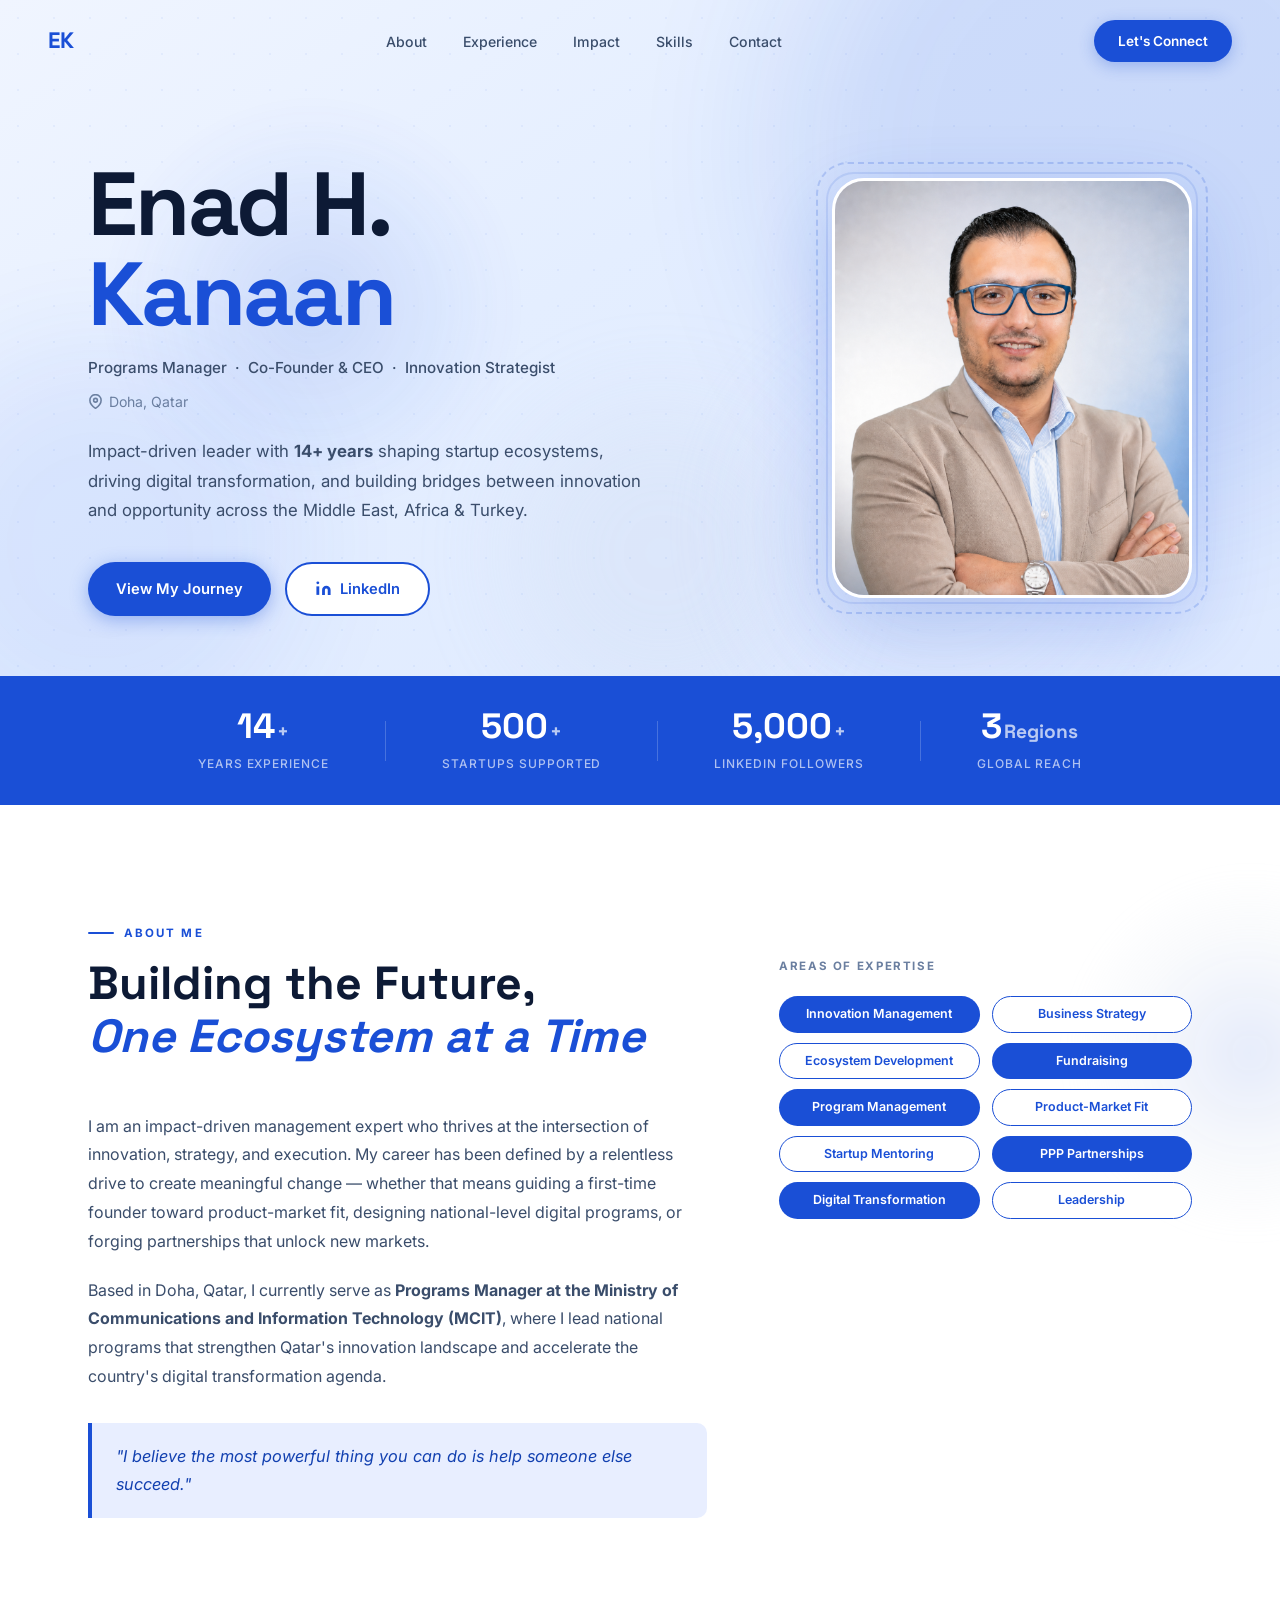
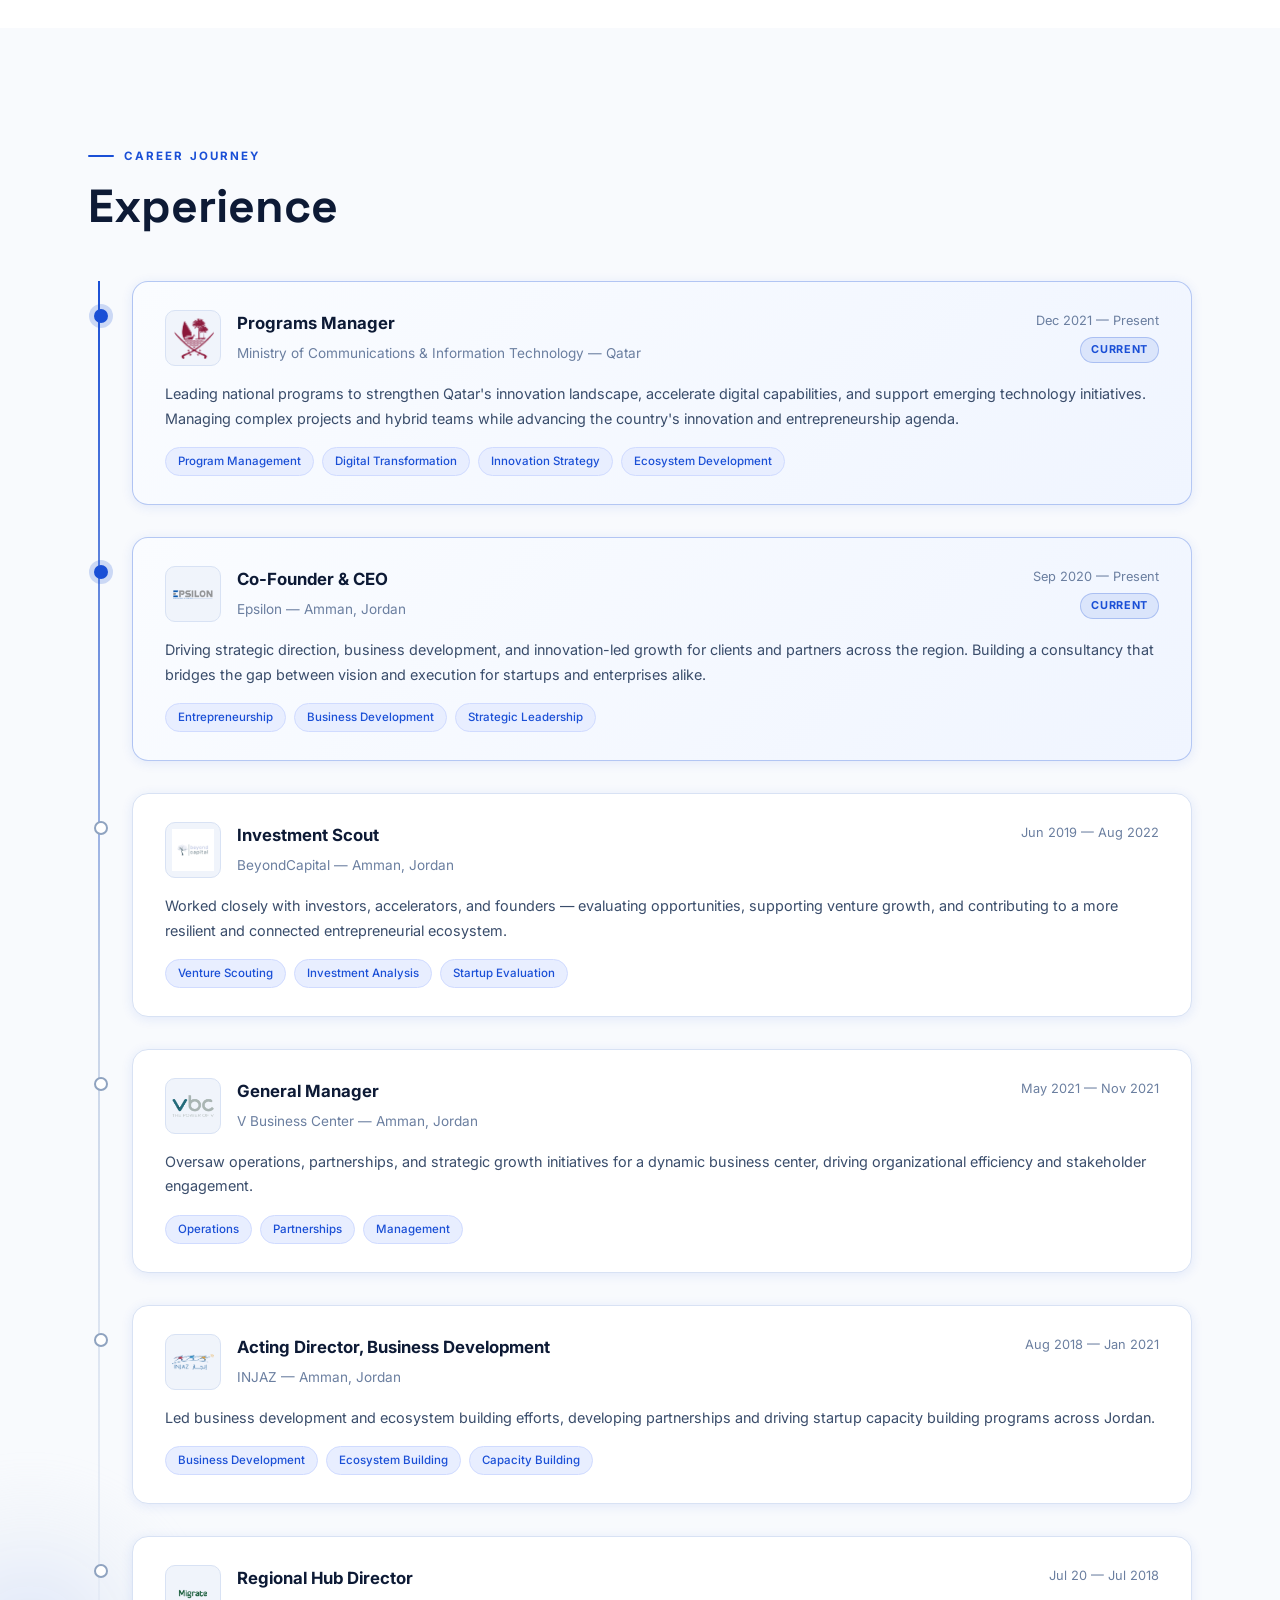
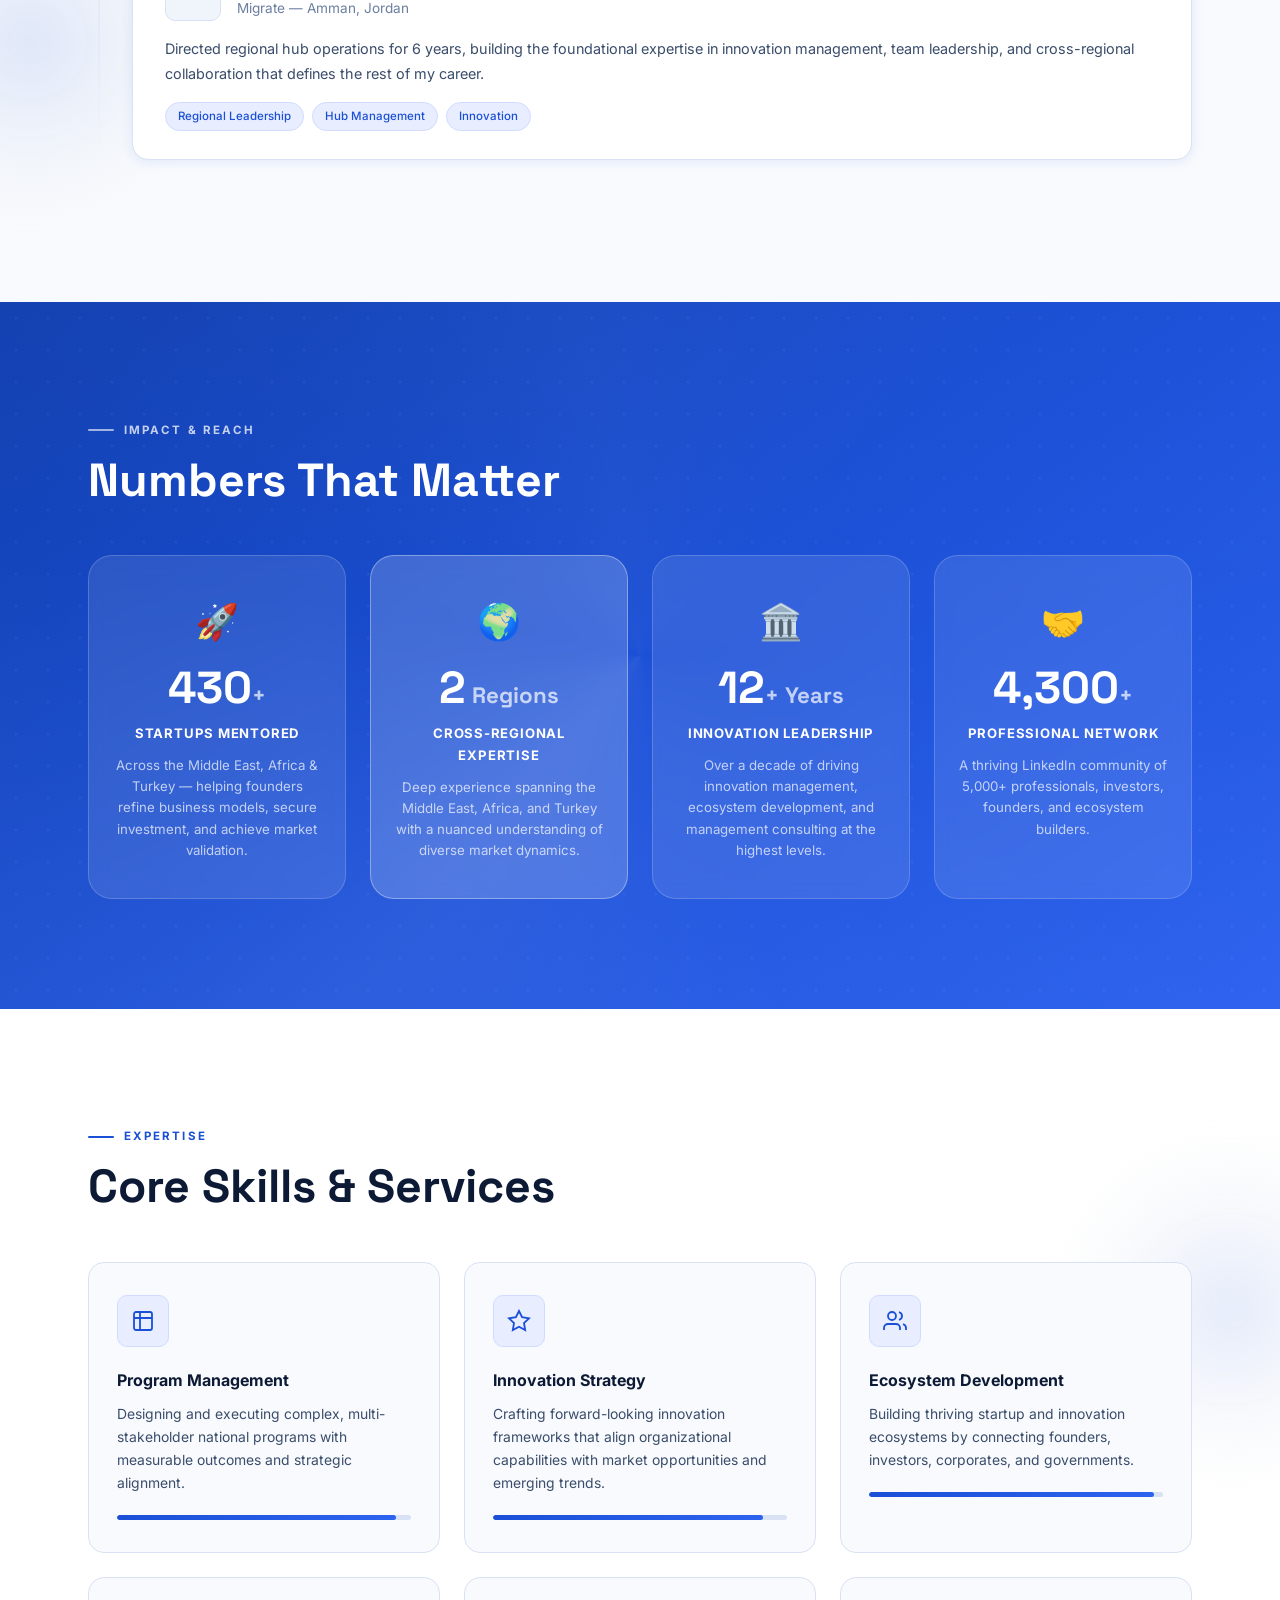
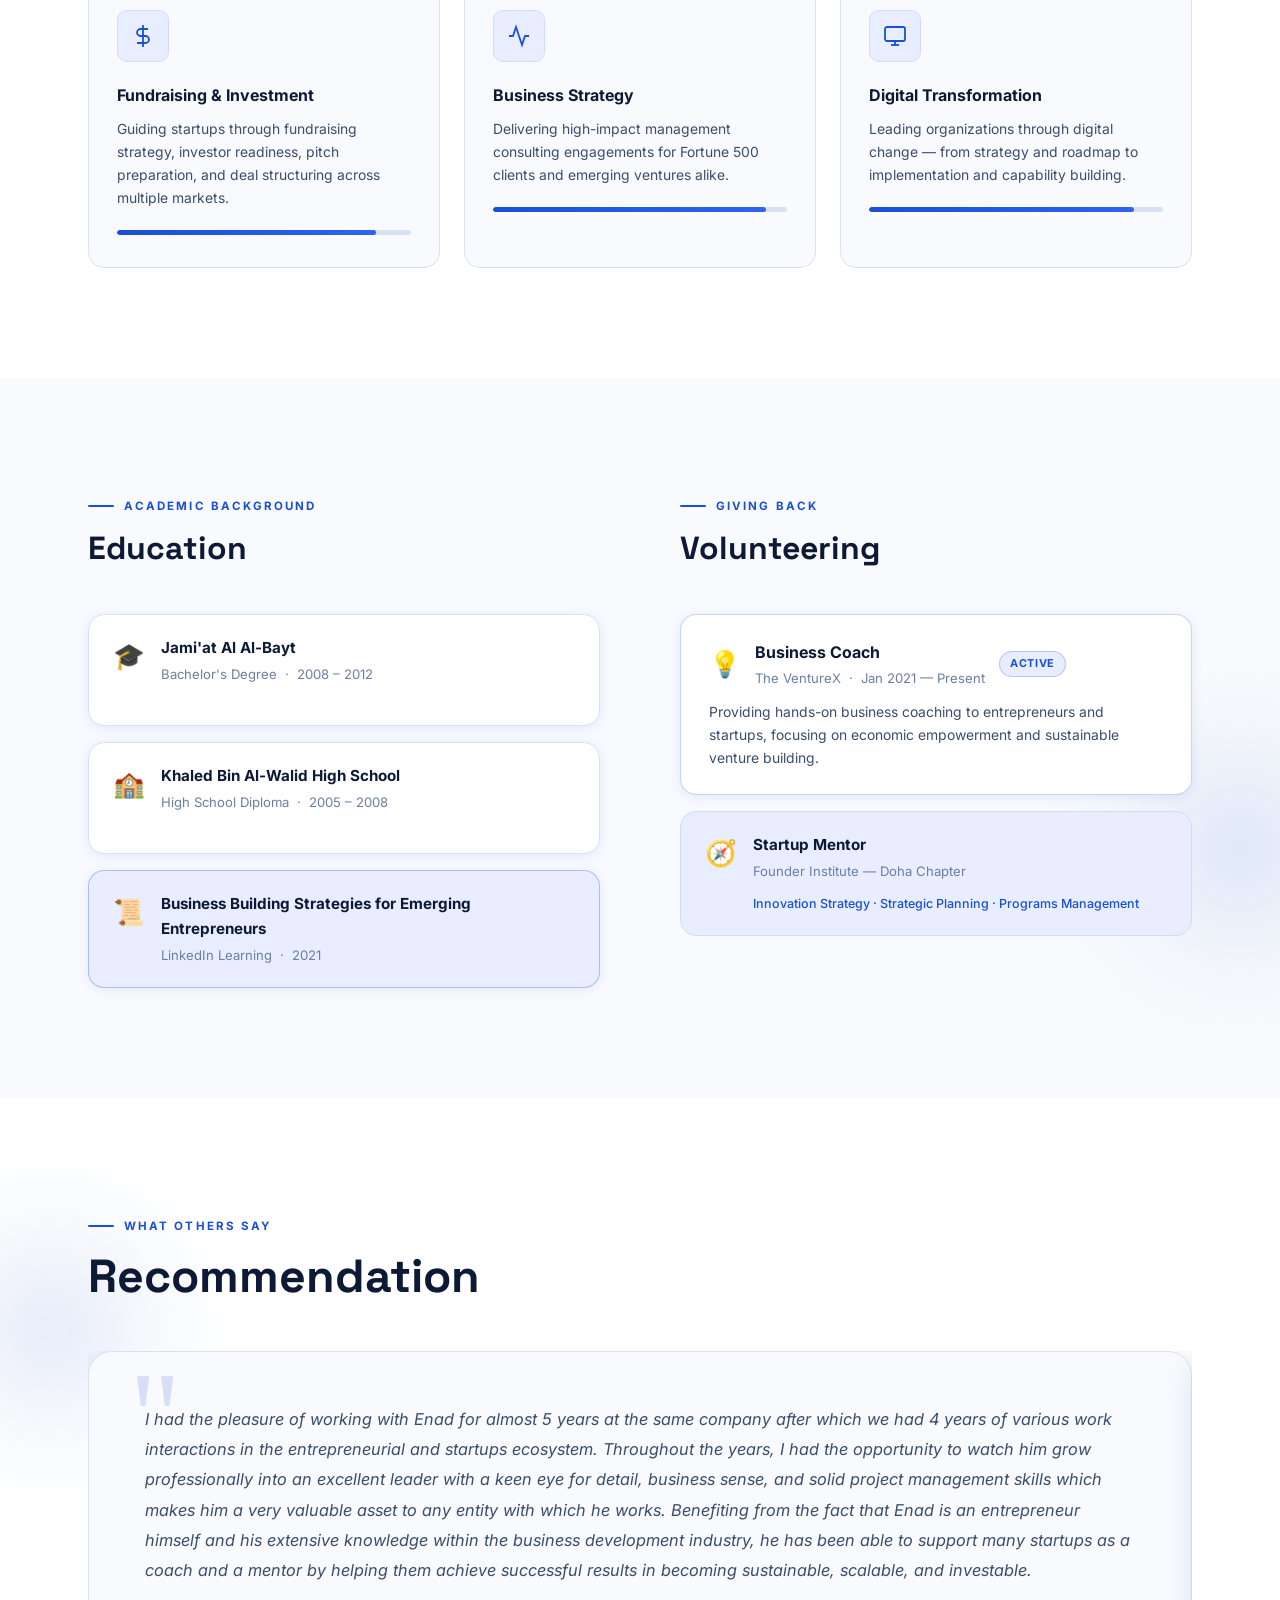
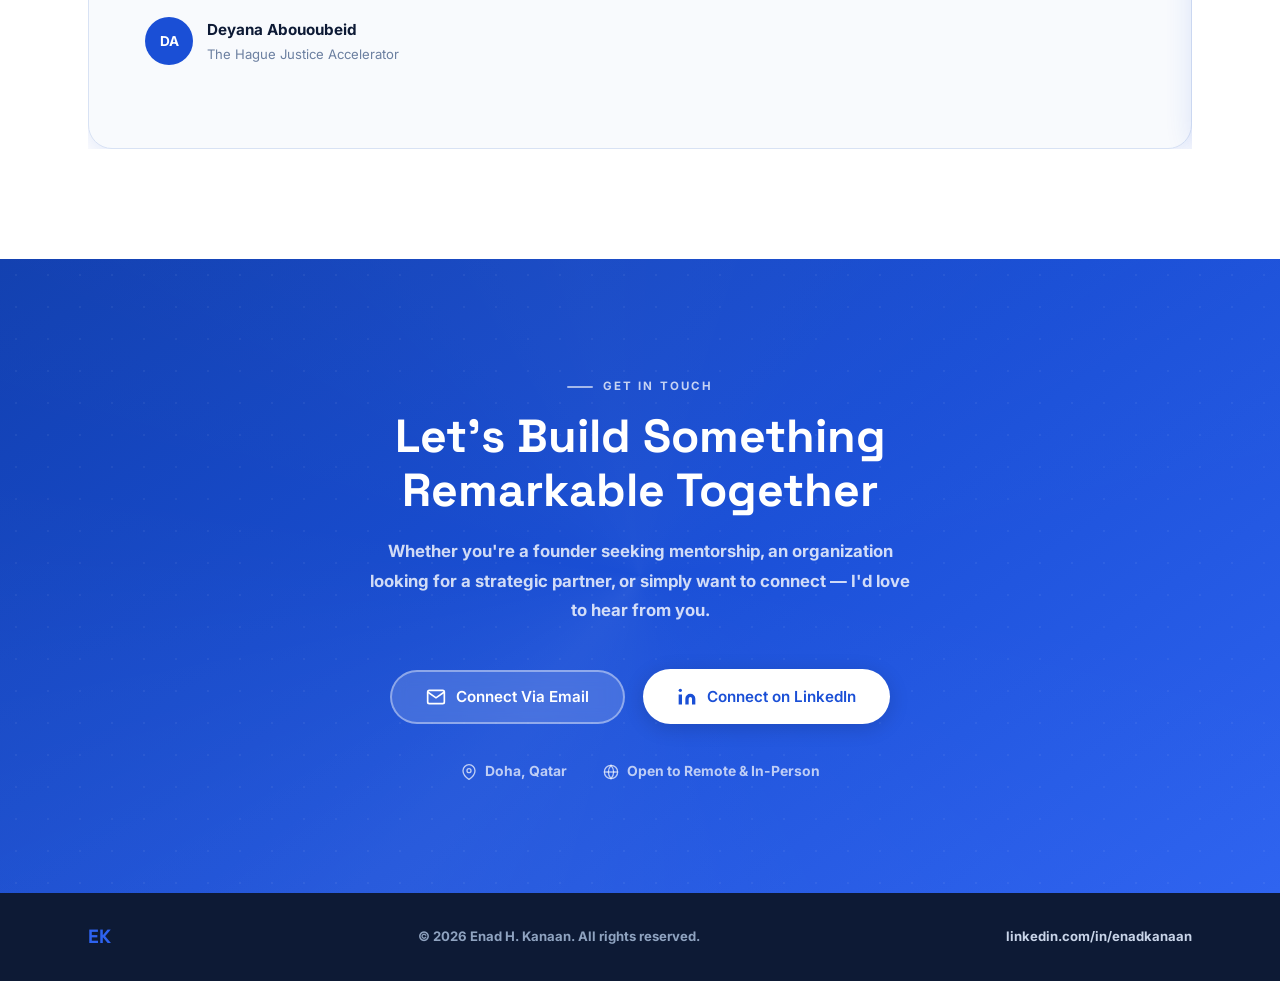
<file: index_edited.html>
<!DOCTYPE html>
<html lang="en">
<head>
  <meta charset="UTF-8" />
  <meta name="viewport" content="width=device-width, initial-scale=1.0" />
  <title>Enad H. Kanaan — Innovation Leader</title>
  <link rel="stylesheet" href="style.css" />
  <link rel="preconnect" href="https://fonts.googleapis.com" />
  <link rel="preconnect" href="https://fonts.gstatic.com" crossorigin />
  <link href="https://fonts.googleapis.com/css2?family=Inter:wght@300;400;500;600;700;800;900&family=Space+Grotesk:wght@400;500;600;700;800&display=swap" rel="stylesheet" />
  <meta name="description" content="Enad H. Kanaan is an innovation strategist, program manager, and startup ecosystem builder based in Doha, Qatar.">
  <meta name="keywords" content="Enad Kanaan, innovation strategy, startup ecosystem, program management, Qatar, Doha, entrepreneurship">
  <meta name="author" content="Enad H. Kanaan">
  <link rel="canonical" href="https://enadkanaan.com/">
  <meta property="og:title" content="Enad H. Kanaan — Innovation Leader">
  <meta property="og:description" content="Innovation strategist, program manager, and startup ecosystem builder based in Doha, Qatar.">
  <meta property="og:image" content="https://enadkanaan.com/Headshot.png">
  <meta property="og:url" content="https://enadkanaan.com/">
  <meta property="og:type" content="website">
  <meta name="twitter:card" content="summary_large_image">
  <meta name="twitter:title" content="Enad H. Kanaan — Innovation Leader">
  <meta name="twitter:description" content="Innovation strategist, program manager, and startup ecosystem builder based in Doha, Qatar.">
  <meta name="twitter:image" content="https://enadkanaan.com/Headshot.png">  
  <script type="text/javascript">
    (function(c,l,a,r,i,t,y){
        c[a]=c[a]||function(){(c[a].q=c[a].q||[]).push(arguments)};
        t=l.createElement(r);t.async=1;t.src="https://www.clarity.ms/tag/"+i;
        y=l.getElementsByTagName(r)[0];y.parentNode.insertBefore(t,y);
    })(window, document, "clarity", "script", "x38htsimf8");

    <!-- Google tag (gtag.js) -->
<script async src="https://www.googletagmanager.com/gtag/js?id=G-P5L3V31QNC"></script>
<script>
  window.dataLayer = window.dataLayer || [];
  function gtag(){dataLayer.push(arguments);}
  gtag('js', new Date());

  gtag('config', 'G-P5L3V31QNC');
</script>
</script>
</head>
<body>

  <!-- ── NAV ── -->
  <nav class="nav" id="nav">
    <div class="nav-logo">EK</div>
    <ul class="nav-links">
      <li><a href="#about">About</a></li>
      <li><a href="#experience">Experience</a></li>
      <li><a href="#impact">Impact</a></li>
      <li><a href="#skills">Skills</a></li>
      <li><a href="#contact">Contact</a></li>
    </ul>
    <a href="#contact" class="nav-cta">Let's Connect</a>
    <button class="nav-hamburger" id="hamburger" aria-label="Menu">
      <span></span><span></span><span></span>
    </button>
  </nav>

  <!-- ── HERO ── -->
  <section class="hero" id="hero">
    <div class="hero-shapes">
      <div class="shape shape-1"></div>
      <div class="shape shape-2"></div>
      <div class="shape shape-3"></div>
      <div class="hero-dots"></div>
    </div>

    <div class="hero-inner container">
      <div class="hero-content">
        <h1 class="hero-title">
          <span class="line-1">Enad H.</span>
          <span class="line-2">Kanaan</span>
        </h1>
        <p class="hero-role">Programs Manager &nbsp;·&nbsp; Co-Founder &amp; CEO &nbsp;·&nbsp; Innovation Strategist</p>
        <p class="hero-location">
          <svg width="15" height="15" viewBox="0 0 24 24" fill="none" stroke="currentColor" stroke-width="2.5"><path d="M21 10c0 7-9 13-9 13s-9-6-9-13a9 9 0 0 1 18 0z"/><circle cx="12" cy="10" r="3"/></svg>
          Doha, Qatar
        </p>
        <p class="hero-summary">
          Impact-driven leader with <strong>14+ years</strong> shaping startup ecosystems, driving digital transformation, and building bridges between innovation and opportunity across the Middle East, Africa &amp; Turkey.
        </p>
        <div class="hero-actions">
          <a href="#experience" class="btn btn-primary">View My Journey</a>
          <a href="https://www.linkedin.com/in/enadkanaan/" target="_blank" rel="noopener" class="btn btn-outline">
            <svg width="17" height="17" viewBox="0 0 24 24" fill="currentColor"><path d="M16 8a6 6 0 0 1 6 6v7h-4v-7a2 2 0 0 0-2-2 2 2 0 0 0-2 2v7h-4v-7a6 6 0 0 1 6-6z"/><rect x="2" y="9" width="4" height="12"/><circle cx="4" cy="4" r="2"/></svg>
            LinkedIn
          </a>
        </div>
      </div>

      <div class="hero-photo-wrap">
        <div class="photo-ring-outer"></div>
        <div class="photo-ring-inner"></div>
        <div class="photo-frame">
          <img src="Headshot.png" alt="Enad H. Kanaan" class="hero-photo" />
        </div>
      </div>
    </div>

    <div class="hero-stats">
      <div class="container">
        <div class="stats-row">
          <div class="stat-item">
            <div class="stat-value"><span class="stat-number" data-target="14">0</span><span class="stat-suf">+</span></div>
            <span class="stat-label">Years Experience</span>
          </div>
          <div class="stat-divider"></div>
          <div class="stat-item">
            <div class="stat-value"><span class="stat-number" data-target="500">0</span><span class="stat-suf">+</span></div>
            <span class="stat-label">Startups Supported</span>
          </div>
          <div class="stat-divider"></div>
          <div class="stat-item">
            <div class="stat-value"><span class="stat-number" data-target="5000">0</span><span class="stat-suf">+</span></div>
            <span class="stat-label">LinkedIn Followers</span>
          </div>
          <div class="stat-divider"></div>
          <div class="stat-item">
            <div class="stat-value"><span class="stat-number" data-target="3">0</span><span class="stat-suf"> Regions</span></div>
            <span class="stat-label">Global Reach</span>
          </div>
        </div>
      </div>
    </div>
  </section>

  <!-- ── ABOUT ── -->
  <section class="about section" id="about">
    <div class="container">
      <div class="section-eyebrow">About Me</div>
      <div class="about-grid">
        <div class="about-text">
          <h2 class="section-title">Building the Future,<br/><em>One Ecosystem at a Time</em></h2>
          <p>
            I am an impact-driven management expert who thrives at the intersection of innovation, strategy, and execution. My career has been defined by a relentless drive to create meaningful change — whether that means guiding a first-time founder toward product-market fit, designing national-level digital programs, or forging partnerships that unlock new markets.
          </p>
          <p>
            Based in Doha, Qatar, I currently serve as <strong>Programs Manager at the Ministry of Communications and Information Technology (MCIT)</strong>, where I lead national programs that strengthen Qatar's innovation landscape and accelerate the country's digital transformation agenda.
          </p>
          <div class="about-quote">
            <blockquote>"I believe the most powerful thing you can do is help someone else succeed."</blockquote>
          </div>
        </div>
        <div class="about-tags-col">
          <div class="tags-title">Areas of Expertise</div>
          <div class="tag-cloud">
            <span class="tag t-solid">Innovation Management</span>
            <span class="tag t-outline">Ecosystem Development</span>
            <span class="tag t-solid">Program Management</span>
            <span class="tag t-outline">Startup Mentoring</span>
            <span class="tag t-solid">Digital Transformation</span>
            <span class="tag t-outline">Business Strategy</span>
            <span class="tag t-solid">Fundraising</span>
            <span class="tag t-outline">Product-Market Fit</span>
            <span class="tag t-solid">PPP Partnerships</span>
            <span class="tag t-outline">Leadership</span>
          </div>
        </div>
      </div>
    </div>
  </section>

  <!-- ── EXPERIENCE ── -->
  <section class="experience section" id="experience">
    <div class="container">
      <div class="section-eyebrow">Career Journey</div>
      <h2 class="section-title">Experience</h2>

      <div class="timeline">

        <!-- MCIT -->
        <div class="tl-item reveal">
          <div class="tl-marker active">
            <div class="tl-dot"></div>
            <div class="tl-pulse"></div>
          </div>
          <div class="tl-card">
            <div class="tl-card-top">
              <div class="tl-logo-wrap">
                <img src="logo-mcit.png" alt="MCIT" class="tl-logo" />
              </div>
              <div class="tl-header">
                <h3>Programs Manager</h3>
                <p class="tl-org">Ministry of Communications &amp; Information Technology — Qatar</p>
              </div>
              <div class="tl-meta">
                <span class="tl-date">Dec 2021 — Present</span>
                <span class="tl-badge active-badge">Current</span>
              </div>
            </div>
            <p class="tl-desc">Leading national programs to strengthen Qatar's innovation landscape, accelerate digital capabilities, and support emerging technology initiatives. Managing complex projects and hybrid teams while advancing the country's innovation and entrepreneurship agenda.</p>
            <div class="tl-tags">
              <span>Program Management</span><span>Digital Transformation</span><span>Innovation Strategy</span><span>Ecosystem Development</span>
            </div>
          </div>
        </div>

        <!-- Epsilon -->
     <div class="tl-item reveal">
  <div class="tl-marker active">
    <div class="tl-dot"></div>
    <div class="tl-pulse"></div>
  </div>
  <div class="tl-card">
    <div class="tl-card-top">
      <div class="tl-logo-wrap">
        <img src="epsilon-logo.png" alt="Epsilon" class="tl-logo" />
      </div>
      <div class="tl-header">
        <h3>Co-Founder &amp; CEO</h3>
        <p class="tl-org">Epsilon — Amman, Jordan</p>
      </div>
      <div class="tl-meta">
        <span class="tl-date">Sep 2020 — Present</span>
        <span class="tl-badge active-badge">Current</span>
      </div>
    </div>
    <p class="tl-desc">Driving strategic direction, business development, and innovation-led growth for clients and partners across the region. Building a consultancy that bridges the gap between vision and execution for startups and enterprises alike.</p>
    <div class="tl-tags">
      <span>Entrepreneurship</span><span>Business Development</span><span>Strategic Leadership</span>
    </div>
  </div>
</div>

        <!-- BeyondCapital -->
        <div class="tl-item reveal">
          <div class="tl-marker">
            <div class="tl-dot"></div>
          </div>
          <div class="tl-card">
            <div class="tl-card-top">
              <div class="tl-logo-wrap">
                <img src="logo-beyondcapital.png" alt="BeyondCapital" class="tl-logo" />
              </div>
              <div class="tl-header">
                <h3>Investment Scout</h3>
                <p class="tl-org">BeyondCapital — Amman, Jordan</p>
              </div>
              <div class="tl-meta">
                <span class="tl-date">Jun 2019 — Aug 2022</span>
              </div>
            </div>
            <p class="tl-desc">Worked closely with investors, accelerators, and founders — evaluating opportunities, supporting venture growth, and contributing to a more resilient and connected entrepreneurial ecosystem.</p>
            <div class="tl-tags">
              <span>Venture Scouting</span><span>Investment Analysis</span><span>Startup Evaluation</span>
            </div>
          </div>
        </div>

        <!-- VBC -->
        <div class="tl-item reveal">
          <div class="tl-marker">
            <div class="tl-dot"></div>
          </div>
          <div class="tl-card">
            <div class="tl-card-top">
              <div class="tl-logo-wrap">
                <img src="logo-vbc.webp" alt="V Business Center" class="tl-logo" />
              </div>
              <div class="tl-header">
                <h3>General Manager</h3>
                <p class="tl-org">V Business Center — Amman, Jordan</p>
              </div>
              <div class="tl-meta">
                <span class="tl-date">May 2021 — Nov 2021</span>
              </div>
            </div>
            <p class="tl-desc">Oversaw operations, partnerships, and strategic growth initiatives for a dynamic business center, driving organizational efficiency and stakeholder engagement.</p>
            <div class="tl-tags">
              <span>Operations</span><span>Partnerships</span><span>Management</span>
            </div>
          </div>
        </div>

        <!-- INJAZ -->
        <div class="tl-item reveal">
          <div class="tl-marker">
            <div class="tl-dot"></div>
          </div>
          <div class="tl-card">
            <div class="tl-card-top">
              <div class="tl-logo-wrap">
                <img src="logo-injaz.png" alt="INJAZ" class="tl-logo" />
              </div>
              <div class="tl-header">
                <h3>Acting Director, Business Development</h3>
                <p class="tl-org">INJAZ — Amman, Jordan</p>
              </div>
              <div class="tl-meta">
                <span class="tl-date">Aug 2018 — Jan 2021</span>
              </div>
            </div>
            <p class="tl-desc">Led business development and ecosystem building efforts, developing partnerships and driving startup capacity building programs across Jordan.</p>
            <div class="tl-tags">
              <span>Business Development</span><span>Ecosystem Building</span><span>Capacity Building</span>
            </div>
          </div>
        </div>

        <!-- Migrate -->
        <div class="tl-item reveal">
          <div class="tl-marker">
            <div class="tl-dot"></div>
          </div>
          <div class="tl-card">
            <div class="tl-card-top">
              <div class="tl-logo-wrap">
                <img src="logo-migrate.png" alt="Migrate" class="tl-logo" />
              </div>
              <div class="tl-header">
                <h3>Regional Hub Director</h3>
                <p class="tl-org">Migrate — Amman, Jordan</p>
              </div>
              <div class="tl-meta">
                <span class="tl-date">Jul 20 — Jul 2018</span>
              </div>
            </div>
            <p class="tl-desc">Directed regional hub operations for 6 years, building the foundational expertise in innovation management, team leadership, and cross-regional collaboration that defines the rest of my career.</p>
            <div class="tl-tags">
              <span>Regional Leadership</span><span>Hub Management</span><span>Innovation</span>
            </div>
          </div>
        </div>

      </div>
    </div>
  </section>

  <!-- ── IMPACT ── -->
  <section class="impact section" id="impact">
    <div class="container">
      <div class="section-eyebrow light">Impact &amp; Reach</div>
      <h2 class="section-title light">Numbers That Matter</h2>
      <div class="impact-grid">
        <div class="impact-card reveal">
          <div class="impact-icon">🚀</div>
          <div class="impact-num-row">
            <span class="impact-number" data-target="500">0</span><span class="impact-suf">+</span>
          </div>
          <div class="impact-label">Startups Mentored</div>
          <p>Across the Middle East, Africa &amp; Turkey — helping founders refine business models, secure investment, and achieve market validation.</p>
        </div>
        <div class="impact-card impact-featured reveal">
          <div class="impact-icon">🌍</div>
          <div class="impact-num-row">
            <span class="impact-number" data-target="3">0</span><span class="impact-suf"> Regions</span>
          </div>
          <div class="impact-label">Cross-Regional Expertise</div>
          <p>Deep experience spanning the Middle East, Africa, and Turkey with a nuanced understanding of diverse market dynamics.</p>
        </div>
        <div class="impact-card reveal">
          <div class="impact-icon">🏛️</div>
          <div class="impact-num-row">
            <span class="impact-number" data-target="14">0</span><span class="impact-suf">+ Years</span>
          </div>
          <div class="impact-label">Innovation Leadership</div>
          <p>Over a decade of driving innovation management, ecosystem development, and management consulting at the highest levels.</p>
        </div>
        <div class="impact-card reveal">
          <div class="impact-icon">🤝</div>
          <div class="impact-num-row">
            <span class="impact-number" data-target="5000">0</span><span class="impact-suf">+</span>
          </div>
          <div class="impact-label">Professional Network</div>
          <p>A thriving LinkedIn community of 5,000+ professionals, investors, founders, and ecosystem builders.</p>
        </div>
      </div>
    </div>
  </section>

  <!-- ── SKILLS ── -->
  <section class="skills section" id="skills">
    <div class="container">
      <div class="section-eyebrow">Expertise</div>
      <h2 class="section-title">Core Skills &amp; Services</h2>
      <div class="skills-grid">

        <div class="skill-card reveal">
          <div class="skill-icon-wrap">
            <svg viewBox="0 0 24 24" fill="none" stroke="currentColor" stroke-width="1.8"><path d="M9 3H5a2 2 0 0 0-2 2v4m6-6h10a2 2 0 0 1 2 2v4M9 3v18m0 0h10a2 2 0 0 0 2-2V9M9 21H5a2 2 0 0 1-2-2V9m0 0h18"/></svg>
          </div>
          <h3>Program Management</h3>
          <p>Designing and executing complex, multi-stakeholder national programs with measurable outcomes and strategic alignment.</p>
          <div class="skill-bar"><div class="skill-fill" style="--w:95%"></div></div>
        </div>

        <div class="skill-card reveal">
          <div class="skill-icon-wrap">
            <svg viewBox="0 0 24 24" fill="none" stroke="currentColor" stroke-width="1.8"><polygon points="12 2 15.09 8.26 22 9.27 17 14.14 18.18 21.02 12 17.77 5.82 21.02 7 14.14 2 9.27 8.91 8.26 12 2"/></svg>
          </div>
          <h3>Innovation Strategy</h3>
          <p>Crafting forward-looking innovation frameworks that align organizational capabilities with market opportunities and emerging trends.</p>
          <div class="skill-bar"><div class="skill-fill" style="--w:92%"></div></div>
        </div>

        <div class="skill-card reveal">
          <div class="skill-icon-wrap">
            <svg viewBox="0 0 24 24" fill="none" stroke="currentColor" stroke-width="1.8"><path d="M17 21v-2a4 4 0 0 0-4-4H5a4 4 0 0 0-4 4v2"/><circle cx="9" cy="7" r="4"/><path d="M23 21v-2a4 4 0 0 0-3-3.87"/><path d="M16 3.13a4 4 0 0 1 0 7.75"/></svg>
          </div>
          <h3>Ecosystem Development</h3>
          <p>Building thriving startup and innovation ecosystems by connecting founders, investors, corporates, and governments.</p>
          <div class="skill-bar"><div class="skill-fill" style="--w:97%"></div></div>
        </div>

        <div class="skill-card reveal">
          <div class="skill-icon-wrap">
            <svg viewBox="0 0 24 24" fill="none" stroke="currentColor" stroke-width="1.8"><line x1="12" y1="1" x2="12" y2="23"/><path d="M17 5H9.5a3.5 3.5 0 0 0 0 7h5a3.5 3.5 0 0 1 0 7H6"/></svg>
          </div>
          <h3>Fundraising &amp; Investment</h3>
          <p>Guiding startups through fundraising strategy, investor readiness, pitch preparation, and deal structuring across multiple markets.</p>
          <div class="skill-bar"><div class="skill-fill" style="--w:88%"></div></div>
        </div>

        <div class="skill-card reveal">
          <div class="skill-icon-wrap">
            <svg viewBox="0 0 24 24" fill="none" stroke="currentColor" stroke-width="1.8"><polyline points="22 12 18 12 15 21 9 3 6 12 2 12"/></svg>
          </div>
          <h3>Business Strategy</h3>
          <p>Delivering high-impact management consulting engagements for Fortune 500 clients and emerging ventures alike.</p>
          <div class="skill-bar"><div class="skill-fill" style="--w:93%"></div></div>
        </div>

        <div class="skill-card reveal">
          <div class="skill-icon-wrap">
            <svg viewBox="0 0 24 24" fill="none" stroke="currentColor" stroke-width="1.8"><rect x="2" y="3" width="20" height="14" rx="2"/><line x1="8" y1="21" x2="16" y2="21"/><line x1="12" y1="17" x2="12" y2="21"/></svg>
          </div>
          <h3>Digital Transformation</h3>
          <p>Leading organizations through digital change — from strategy and roadmap to implementation and capability building.</p>
          <div class="skill-bar"><div class="skill-fill" style="--w:90%"></div></div>
        </div>

      </div>
    </div>
  </section>

  <!-- ── EDUCATION & VOLUNTEERING ── -->
  <section class="edu section" id="edu">
    <div class="container">
      <div class="edu-grid">
        <div>
          <div class="section-eyebrow">Academic Background</div>
          <h2 class="section-title small">Education</h2>
          <div class="edu-list">
            <div class="edu-card reveal">
              <div class="edu-icon">🎓</div>
              <div>
                <h3>Jami'at Al Al-Bayt</h3>
                <p>Bachelor's Degree &nbsp;·&nbsp; 2008 – 2012</p>
              </div>
            </div>
            <div class="edu-card reveal">
              <div class="edu-icon">🏫</div>
              <div>
                <h3>Khaled Bin Al-Walid High School</h3>
                <p>High School Diploma &nbsp;·&nbsp; 2005 – 2008</p>
              </div>
            </div>
            <div class="edu-card cert reveal">
              <div class="edu-icon">📜</div>
              <div>
                <h3>Business Building Strategies for Emerging Entrepreneurs</h3>
                <p>LinkedIn Learning &nbsp;·&nbsp; 2021</p>
              </div>
            </div>
          </div>
        </div>
        <div>
          <div class="section-eyebrow">Giving Back</div>
          <h2 class="section-title small">Volunteering</h2>
          <div class="vol-list">
            <div class="vol-card reveal">
              <div class="vol-top">
                <div class="edu-icon">💡</div>
                <div>
                  <h3>Business Coach</h3>
                  <p>The VentureX &nbsp;·&nbsp; Jan 2021 — Present</p>
                </div>
                <span class="tl-badge active-badge">Active</span>
              </div>
              <p>Providing hands-on business coaching to entrepreneurs and startups, focusing on economic empowerment and sustainable venture building.</p>
            </div>
            <div class="mentor-card reveal">
              <div class="edu-icon">🧭</div>
              <div>
                <h3>Startup Mentor</h3>
                <p>Founder Institute — Doha Chapter</p>
                <span class="mentor-tags">Innovation Strategy · Strategic Planning · Programs Management</span>
              </div>
            </div>
          </div>
        </div>
      </div>
    </div>
  </section>

  <!-- ── RECOMMENDATION ── -->
<section class="testimonial section">
  <div class="container">
    <div class="section-eyebrow">What Others Say</div>
    <h2 class="section-title">Recommendation</h2>

    <div class="testimonial-slider reveal">
      <div class="testimonial-track">

        <div class="testimonial-card">
          <div class="quote-icon">"</div>
          <blockquote>
            I had the pleasure of working with Enad for almost 5 years at the same company after which we had 4 years of various work interactions in the entrepreneurial and startups ecosystem. Throughout the years, I had the opportunity to watch him grow professionally into an excellent leader with a keen eye for detail, business sense, and solid project management skills which makes him a very valuable asset to any entity with which he works. Benefiting from the fact that Enad is an entrepreneur himself and his extensive knowledge within the business development industry, he has been able to support many startups as a coach and a mentor by helping them achieve successful results in becoming sustainable, scalable, and investable.
          </blockquote>
          <div class="testimonial-author">
            <div class="author-av">DA</div>
            <div>
              <strong>Deyana Abououbeid</strong>
              <p>The Hague Justice Accelerator</p>
            </div>
          </div>
        </div>

        <div class="testimonial-card">
          <div class="quote-icon">"</div>
          <blockquote>
            My recommendation of Enad is based on more than 14 years of professional experience working alongside him, as well as witnessing his continuous growth and unwavering integrity. Enad combines strategic thinking, innovation, and strong execution with a genuine commitment to creating impact. He is a trusted professional who leads with purpose, embraces continuous learning, and consistently earns the respect of colleagues, partners, and stakeholders. Enad is a true added value to everyone who works with him — someone who gets things done and consistently brings smart, effective solutions.
          </blockquote>
          <div class="testimonial-author">
            <div class="author-av">AB</div>
            <div>
              <strong>Alaa AlBashir</strong>
              <p>Qatar Charity</p>
            </div>
          </div>
        </div>

        <div class="testimonial-card">
          <div class="quote-icon">"</div>
          <blockquote>
            I’ve had the chance to work closely with Enad through the partnership between the TASMU Accelerator and the DIC under MCIT, and he is easily one of the most dedicated ecosystem enablers I have worked with. His depth of experience shows in everything he does, from program management, strategy development, consultancy engagements to startups support. But what really sets Enad apart is how he shows up as a person. Throughout our collaboration, he has always gone out of his way to be supportive, collaborative, and solution-oriented whenever needed. Over time, he’s become someone I don’t just respect as a professional peer, but someone I genuinely consider a friend. Anyone who gets to build, collaborate, or innovate alongside Enad is in great hands, and I can't recommend him highly enough.
          </blockquote>
          <div class="testimonial-author">
            <div class="author-av">MS</div>
            <div>
              <strong>Mohammad Shahin/strong>
              <p>Tasmu Accelerator</p>
            </div>
          </div>
        </div>

      </div>
    </div>
  </div>
</section>

  <!-- ── CONTACT ── -->
  <section class="contact section" id="contact">
    <div class="contact-inner">
      <div class="container">
        <div class="section-eyebrow light">Get In Touch</div>
        <h2 class="section-title light">Let's Build Something<br/>Remarkable Together</h2>
        <p class="contact-sub">Whether you're a founder seeking mentorship, an organization looking for a strategic partner, or simply want to connect — I'd love to hear from you.</p>
        <div class="contact-btns">
          <button type="button" class="cbtn cbtn-email" id="openContactModal" aria-haspopup="dialog" aria-controls="contactModal">
            <svg width="20" height="20" viewBox="0 0 24 24" fill="none" stroke="currentColor" stroke-width="2"><path d="M4 4h16c1.1 0 2 .9 2 2v12c0 1.1-.9 2-2 2H4c-1.1 0-2-.9-2-2V6c0-1.1.9-2 2-2z"/><polyline points="22,6 12,13 2,6"/></svg>
            Connect Via Email
          </button>
          <a href="https://www.linkedin.com/in/enadkanaan/" target="_blank" rel="noopener" class="cbtn cbtn-linkedin">
            <svg width="20" height="20" viewBox="0 0 24 24" fill="currentColor"><path d="M16 8a6 6 0 0 1 6 6v7h-4v-7a2 2 0 0 0-2-2 2 2 0 0 0-2 2v7h-4v-7a6 6 0 0 1 6-6z"/><rect x="2" y="9" width="4" height="12"/><circle cx="4" cy="4" r="2"/></svg>
            Connect on LinkedIn
          </a>
        </div>
        <div class="contact-info">
          <span>
            <svg width="16" height="16" viewBox="0 0 24 24" fill="none" stroke="currentColor" stroke-width="2"><path d="M21 10c0 7-9 13-9 13s-9-6-9-13a9 9 0 0 1 18 0z"/><circle cx="12" cy="10" r="3"/></svg>
            Doha, Qatar
          </span>
          <span>
            <svg width="16" height="16" viewBox="0 0 24 24" fill="none" stroke="currentColor" stroke-width="2"><circle cx="12" cy="12" r="10"/><line x1="2" y1="12" x2="22" y2="12"/><path d="M12 2a15.3 15.3 0 0 1 4 10 15.3 15.3 0 0 1-4 10 15.3 15.3 0 0 1-4-10 15.3 15.3 0 0 1 4-10z"/></svg>
            Open to Remote &amp; In-Person
          </span>
        </div>
      </div>
    </div>
  </section>

  <div class="contact-modal" id="contactModal" aria-hidden="true">
    <div class="contact-modal-backdrop" data-close-modal></div>
    <div class="contact-modal-card" role="dialog" aria-modal="true" aria-labelledby="contactModalTitle">
      <button type="button" class="contact-modal-close" id="closeContactModal" aria-label="Close contact form">&times;</button>
      <div class="section-eyebrow contact-modal-eyebrow">Connect Via Email</div>
      <h3 id="contactModalTitle">Send an Inquiry</h3>
      <p>Fill in the details below and I will get back to you.</p>

      <form action="https://formsubmit.co/enadk90@gmail.com" method="POST" class="contact-modal-form">
        <input type="hidden" name="_subject" value="New inquiry from enadkanaan.com">
        <input type="hidden" name="_captcha" value="false">
        <input type="hidden" name="_template" value="table">

        <div class="contact-modal-grid">
          <input type="text" name="name" placeholder="Your name" required>
          <input type="email" name="email" placeholder="Your email" required>
        </div>

        <input type="tel" name="phone" placeholder="Phone number" required>
        <textarea name="inquiry" placeholder="Inquiry" required></textarea>

        <button type="submit" class="contact-modal-submit">Submit</button>
      </form>
    </div>
  </div>

  <!-- ── FOOTER ── -->
  <footer class="footer">
    <div class="container">
      <div class="footer-row">
        <div class="footer-logo">EK</div>
        <p>© 2026 Enad H. Kanaan. All rights reserved.</p>
        <a href="https://www.linkedin.com/in/enadkanaan/" target="_blank" rel="noopener">linkedin.com/in/enadkanaan</a>
      </div>
    </div>
  </footer>

  <script>
    // ── Sticky nav ──
    const nav = document.getElementById('nav');
    window.addEventListener('scroll', () => {
      nav.classList.toggle('scrolled', window.scrollY > 60);
    });

    // ── Hamburger ──
    const hamburger = document.getElementById('hamburger');
    const navLinks  = document.querySelector('.nav-links');
    hamburger.addEventListener('click', () => {
      hamburger.classList.toggle('open');
      navLinks.classList.toggle('open');
    });

    // ── Smooth scroll ──
    document.querySelectorAll('a[href^="#"]').forEach(a => {
      a.addEventListener('click', e => {
        e.preventDefault();
        const t = document.querySelector(a.getAttribute('href'));
        if (t) t.scrollIntoView({ behavior: 'smooth' });
        navLinks.classList.remove('open');
        hamburger.classList.remove('open');
      });
    });

    // ── Counter ──
    function animateCounter(el) {
      const target = +el.dataset.target;
      const duration = 1600;
      const step = target / (duration / 16);
      let cur = 0;
      const t = setInterval(() => {
        cur = Math.min(cur + step, target);
        el.textContent = Math.floor(cur).toLocaleString();
        if (cur >= target) clearInterval(t);
      }, 16);
    }

    // ── Intersection Observer ──
    const io = new IntersectionObserver((entries) => {
      entries.forEach(entry => {
        if (entry.isIntersecting) {
          entry.target.classList.add('visible');
          entry.target.querySelectorAll('[data-target]').forEach(animateCounter);
          io.unobserve(entry.target);
        }
      });
    }, { threshold: 0.12 });

    document.querySelectorAll('.section, .hero-stats, .reveal, .tl-item').forEach(el => io.observe(el));

    // ── Skill bars ──
    const skillIo = new IntersectionObserver((entries) => {
      entries.forEach(entry => {
        if (entry.isIntersecting) {
          entry.target.querySelectorAll('.skill-fill').forEach(b => {
            b.style.width = b.style.getPropertyValue('--w');
          });
          skillIo.unobserve(entry.target);
        }
      });
    }, { threshold: 0.2 });
    document.querySelectorAll('.skills-grid').forEach(el => skillIo.observe(el));

    // ── Hero counters on load ──
    setTimeout(() => {
      document.querySelectorAll('.stats-row [data-target]').forEach(animateCounter);
    }, 700);
  </script>
  <script>
    const contactModal = document.getElementById('contactModal');
    const openContactModal = document.getElementById('openContactModal');
    const closeContactModal = document.getElementById('closeContactModal');
    const modalCloseTargets = document.querySelectorAll('[data-close-modal]');

    function openEmailModal() {
      contactModal.classList.add('open');
      contactModal.setAttribute('aria-hidden', 'false');
      document.body.classList.add('modal-open');
      closeContactModal.focus();
    }

    function closeEmailModal() {
      contactModal.classList.remove('open');
      contactModal.setAttribute('aria-hidden', 'true');
      document.body.classList.remove('modal-open');
      openContactModal.focus();
    }

    if (contactModal && openContactModal && closeContactModal) {
      openContactModal.addEventListener('click', openEmailModal);
      closeContactModal.addEventListener('click', closeEmailModal);
      modalCloseTargets.forEach(target => target.addEventListener('click', closeEmailModal));
      document.addEventListener('keydown', e => {
        if (e.key === 'Escape' && contactModal.classList.contains('open')) closeEmailModal();
      });
    }
  </script>
    <script>
    const testimonialTrack = document.querySelector('.testimonial-track');
    const testimonialCards = document.querySelectorAll('.testimonial-track .testimonial-card');

    let testimonialIndex = 0;

    function moveTestimonials() {
      testimonialIndex = (testimonialIndex + 1) % testimonialCards.length;
      testimonialTrack.style.transform = `translateX(-${testimonialIndex * 100}%)`;
    }

    if (testimonialTrack && testimonialCards.length > 1) {
      setInterval(moveTestimonials, 5000);
    }
  </script>

</body>
</html>
</file>
<file: style.css>
/* ════════════════════════════════════════════════
   ENAD H. KANAAN — Personal Portfolio
   Theme: Bright · Royal Blue (#1a4fd6) + Silver (#c8d4e8)
   ════════════════════════════════════════════════ */

/* ── Reset ── */
*, *::before, *::after { box-sizing: border-box; margin: 0; padding: 0; }

:root {
  /* ── Palette ── */
  --royal:       #1a4fd6;
  --royal-dark:  #1240b0;
  --royal-light: #2e63f0;
  --royal-pale:  #e8eeff;
  --royal-mid:   #d0dbff;

  --silver:      #c8d4e8;
  --silver-dark: #8fa3c0;
  --silver-light:#f0f4fb;
  --silver-pale: #f8fafd;

  --white:       #ffffff;
  --text-dark:   #0d1a35;
  --text-mid:    #3a4d6b;
  --text-soft:   #6b7fa0;

  --border:      #d8e2f4;
  --border-2:    #c0cfea;

  --shadow-sm:   0 2px 12px rgba(26,79,214,0.10);
  --shadow-md:   0 6px 28px rgba(26,79,214,0.14);
  --shadow-lg:   0 16px 56px rgba(26,79,214,0.18);
  --shadow-xl:   0 28px 80px rgba(26,79,214,0.22);

  --radius:      16px;
  --radius-sm:   10px;
  --radius-lg:   24px;
  --radius-xl:   32px;

  --font-sans:   'Inter', system-ui, sans-serif;
  --font-disp:   'Space Grotesk', system-ui, sans-serif;
}

html { scroll-behavior: smooth; font-size: 16px; }

body {
  background: var(--white);
  color: var(--text-dark);
  font-family: var(--font-sans);
  line-height: 1.65;
  overflow-x: hidden;
  -webkit-font-smoothing: antialiased;
}

a { text-decoration: none; color: inherit; }
img { display: block; max-width: 100%; }
strong { font-weight: 700; }
em { font-style: italic; color: var(--royal); }

::-webkit-scrollbar { width: 6px; }
::-webkit-scrollbar-track { background: var(--silver-pale); }
::-webkit-scrollbar-thumb { background: var(--royal); border-radius: 3px; }

/* ── Container ── */
.container { max-width: 1160px; margin: 0 auto; padding: 0 28px; }

/* ── Section Shared ── */
.section { padding: 110px 0; }

.section-eyebrow {
  display: inline-flex;
  align-items: center;
  gap: 10px;
  font-size: 0.72rem;
  font-weight: 700;
  letter-spacing: 0.18em;
  text-transform: uppercase;
  color: var(--royal);
  margin-bottom: 14px;
}
.section-eyebrow::before {
  content: '';
  display: block;
  width: 26px; height: 2px;
  background: var(--royal);
  border-radius: 1px;
}
.section-eyebrow.light { color: rgba(255,255,255,0.75); }
.section-eyebrow.light::before { background: rgba(255,255,255,0.6); }

.section-title {
  font-family: var(--font-disp);
  font-size: clamp(2rem, 3.8vw, 2.9rem);
  font-weight: 700;
  line-height: 1.15;
  color: var(--text-dark);
  margin-bottom: 48px;
}
.section-title.small { font-size: clamp(1.5rem, 2.8vw, 2rem); }
.section-title.light { color: var(--white); }

/* ── NAV ── */
.nav {
  position: fixed;
  top: 0; left: 0; right: 0;
  z-index: 1000;
  display: flex;
  align-items: center;
  justify-content: space-between;
  padding: 20px 48px;
  transition: all 0.3s ease;
}
.nav.scrolled {
  background: rgba(255,255,255,0.95);
  backdrop-filter: blur(16px);
  -webkit-backdrop-filter: blur(16px);
  border-bottom: 1px solid var(--border);
  padding: 14px 48px;
  box-shadow: var(--shadow-sm);
}
.nav-logo {
  font-family: var(--font-disp);
  font-size: 1.4rem;
  font-weight: 800;
  color: var(--royal);
  letter-spacing: -0.02em;
}
.nav-links {
  display: flex;
  list-style: none;
  gap: 36px;
}
.nav-links a {
  font-size: 0.88rem;
  font-weight: 500;
  color: var(--text-mid);
  transition: color 0.2s;
}
.nav-links a:hover { color: var(--royal); }
.nav-cta {
  font-size: 0.85rem;
  font-weight: 600;
  padding: 10px 24px;
  border-radius: 50px;
  background: var(--royal);
  color: var(--white);
  transition: background 0.2s, transform 0.2s, box-shadow 0.2s;
  box-shadow: 0 4px 16px rgba(26,79,214,0.3);
}
.nav-cta:hover {
  background: var(--royal-dark);
  transform: translateY(-1px);
  box-shadow: 0 6px 22px rgba(26,79,214,0.4);
}
.nav-hamburger {
  display: none;
  flex-direction: column;
  gap: 5px;
  background: none;
  border: none;
  cursor: pointer;
  padding: 4px;
}
.nav-hamburger span {
  display: block;
  width: 24px; height: 2px;
  background: var(--text-dark);
  border-radius: 1px;
  transition: all 0.3s;
}
.nav-hamburger.open span:nth-child(1) { transform: translateY(7px) rotate(45deg); }
.nav-hamburger.open span:nth-child(2) { opacity: 0; }
.nav-hamburger.open span:nth-child(3) { transform: translateY(-7px) rotate(-45deg); }

/* ── HERO ── */
.hero {
  background: linear-gradient(145deg, #f0f5ff 0%, #e4eeff 40%, #dce8ff 100%);
  padding-top: 90px;
  position: relative;
  overflow: hidden;
}
.hero-shapes {
  position: absolute;
  inset: 0;
  pointer-events: none;
  z-index: 0;
}
.shape {
  position: absolute;
  border-radius: 50%;
  opacity: 0.12;
}
.shape-1 {
  width: 700px; height: 700px;
  background: var(--royal);
  top: -200px; right: -200px;
  filter: blur(80px);
}
.shape-2 {
  width: 400px; height: 400px;
  background: var(--royal-light);
  bottom: 60px; left: -100px;
  filter: blur(60px);
  opacity: 0.08;
}
.shape-3 {
  width: 300px; height: 300px;
  background: var(--silver);
  top: 50%; left: 40%;
  filter: blur(50px);
  opacity: 0.2;
}
.hero-dots {
  position: absolute;
  inset: 0;
  background-image: radial-gradient(var(--royal) 1px, transparent 1px);
  background-size: 36px 36px;
  opacity: 0.05;
}

.hero-inner {
  position: relative;
  z-index: 1;
  display: grid;
  grid-template-columns: 1fr auto;
  gap: 60px;
  align-items: center;
  padding-top: 70px;
  padding-bottom: 60px;
}

/* ── Hero Content ── */
.hero-badge {
  display: inline-flex;
  align-items: center;
  gap: 8px;
  font-size: 0.78rem;
  font-weight: 600;
  color: var(--royal);
  background: rgba(26,79,214,0.1);
  border: 1px solid rgba(26,79,214,0.2);
  padding: 6px 16px;
  border-radius: 50px;
  margin-bottom: 24px;
  animation: fadeUp 0.6s ease both;
}
.badge-dot {
  width: 7px; height: 7px;
  background: #22c55e;
  border-radius: 50%;
  animation: pulse 2s ease infinite;
}
@keyframes pulse {
  0%,100% { opacity:1; transform:scale(1); }
  50%      { opacity:0.5; transform:scale(1.5); }
}

.hero-title {
  font-family: var(--font-disp);
  font-size: clamp(3.2rem, 7vw, 6rem);
  font-weight: 800;
  line-height: 1.0;
  letter-spacing: -0.03em;
  margin-bottom: 16px;
}
.line-1 {
  display: block;
  color: var(--text-dark);
  animation: fadeUp 0.7s 0.1s ease both;
}
.line-2 {
  display: block;
  color: var(--royal);
  animation: fadeUp 0.7s 0.2s ease both;
}
@keyframes fadeUp {
  from { opacity:0; transform:translateY(24px); }
  to   { opacity:1; transform:translateY(0); }
}

.hero-role {
  font-size: 0.95rem;
  font-weight: 500;
  color: var(--text-mid);
  margin-bottom: 10px;
  animation: fadeUp 0.7s 0.3s ease both;
}
.hero-location {
  display: flex;
  align-items: center;
  gap: 6px;
  font-size: 0.88rem;
  color: var(--text-soft);
  margin-bottom: 24px;
  animation: fadeUp 0.7s 0.35s ease both;
}
.hero-summary {
  font-size: 1.05rem;
  color: var(--text-mid);
  line-height: 1.75;
  max-width: 560px;
  margin-bottom: 36px;
  animation: fadeUp 0.7s 0.4s ease both;
}
.hero-actions {
  display: flex;
  gap: 14px;
  flex-wrap: wrap;
  animation: fadeUp 0.7s 0.5s ease both;
}

/* ── Buttons ── */
.btn {
  display: inline-flex;
  align-items: center;
  gap: 8px;
  font-size: 0.92rem;
  font-weight: 600;
  padding: 13px 28px;
  border-radius: 50px;
  transition: all 0.22s ease;
  cursor: pointer;
}
.btn-primary {
  background: var(--royal);
  color: var(--white);
  box-shadow: 0 4px 18px rgba(26,79,214,0.35);
}
.btn-primary:hover {
  background: var(--royal-dark);
  transform: translateY(-2px);
  box-shadow: 0 8px 28px rgba(26,79,214,0.45);
}
.btn-outline {
  background: var(--white);
  color: var(--royal);
  border: 2px solid var(--royal);
}
.btn-outline:hover {
  background: var(--royal-pale);
  transform: translateY(-2px);
}

/* ── Hero Photo ── */
.hero-photo-wrap {
  position: relative;
  width: 360px;
  height: 420px;
  flex-shrink: 0;
  animation: fadeUp 0.8s 0.3s ease both;
}
.photo-ring-outer {
  position: absolute;
  inset: -16px;
  border-radius: var(--radius-xl);
  border: 2px dashed rgba(26,79,214,0.2);
  animation: spinSlow 20s linear infinite;
}
.photo-ring-inner {
  position: absolute;
  inset: -6px;
  border-radius: calc(var(--radius-xl) - 4px);
  border: 2px solid rgba(26,79,214,0.12);
}
@keyframes spinSlow {
  from { transform: rotate(0deg); }
  to   { transform: rotate(360deg); }
}
.photo-frame {
  width: 100%;
  height: 100%;
  border-radius: var(--radius-xl);
  overflow: hidden;
  background: linear-gradient(160deg, var(--royal-pale), var(--royal-mid));
  box-shadow: var(--shadow-xl);
  border: 3px solid var(--white);
}
.hero-photo {
  width: 100%;
  height: 100%;
  object-fit: cover;
  object-position: center top;
}
.photo-badge {
  position: absolute;
  background: var(--white);
  border: 2px solid var(--border);
  border-radius: var(--radius);
  padding: 10px 18px;
  box-shadow: var(--shadow-md);
  display: flex;
  flex-direction: column;
  align-items: center;
  gap: 2px;
  min-width: 90px;
}
.badge-top { top: 20px; left: -30px; }
.badge-bottom { bottom: 30px; right: -30px; }
.pb-num {
  font-family: var(--font-disp);
  font-size: 1.4rem;
  font-weight: 800;
  color: var(--royal);
  line-height: 1;
}
.pb-label {
  font-size: 0.7rem;
  font-weight: 600;
  color: var(--text-soft);
  text-transform: uppercase;
  letter-spacing: 0.06em;
}

/* ── Hero Stats Bar ── */
.hero-stats {
  position: relative;
  z-index: 1;
  background: var(--royal);
  padding: 32px 0;
}
.stats-row {
  display: flex;
  align-items: center;
  justify-content: center;
  gap: 0;
  flex-wrap: wrap;
}
.stat-item {
  display: flex;
  flex-direction: column;
  align-items: center;
  padding: 0 56px;
  gap: 4px;
}
.stat-value {
  display: inline-flex;
  align-items: baseline;
  justify-content: center;
  gap: 2px;
  white-space: nowrap;
}
.stat-number {
  font-family: var(--font-disp);
  font-size: 2.2rem;
  font-weight: 800;
  color: var(--white);
  line-height: 1;
  display: inline;
}
.stat-suf {
  font-family: var(--font-disp);
  font-size: 1.2rem;
  font-weight: 700;
  color: rgba(255,255,255,0.7);
  display: inline;
}
.stat-label {
  font-size: 0.75rem;
  color: rgba(255,255,255,0.65);
  font-weight: 500;
  text-transform: uppercase;
  letter-spacing: 0.08em;
  margin-top: 2px;
}
.stat-divider {
  width: 1px;
  height: 40px;
  background: rgba(255,255,255,0.2);
  flex-shrink: 0;
}

/* ── ABOUT ── */
.about { background: var(--white); }
.about-grid {
  display: grid;
  grid-template-columns: 1.5fr 1fr;
  gap: 72px;
  align-items: start;
}
.about-text p {
  color: var(--text-mid);
  font-size: 1rem;
  line-height: 1.8;
  margin-bottom: 20px;
}
.about-quote {
  margin-top: 32px;
  padding: 20px 24px;
  border-left: 4px solid var(--royal);
  background: var(--royal-pale);
  border-radius: 0 var(--radius-sm) var(--radius-sm) 0;
}
.about-quote blockquote {
  font-size: 1.02rem;
  font-style: italic;
  color: var(--royal-dark);
  line-height: 1.7;
}
.tags-title {
  font-size: 0.72rem;
  font-weight: 700;
  letter-spacing: 0.14em;
  text-transform: uppercase;
  color: var(--text-soft);
  margin-bottom: 20px;
}
.tag-cloud {
  display: grid;
  grid-template-rows: repeat(5, auto);
  grid-template-columns: repeat(2, minmax(0, 1fr));
  grid-auto-flow: column;
  gap: 10px 12px;
}
.tag {
  display: flex;
  align-items: center;
  justify-content: center;
  width: 100%;
  min-height: 34px;
  text-align: center;
  font-size: 0.78rem;
  font-weight: 600;
  padding: 7px 16px;
  border-radius: 50px;
  transition: all 0.2s;
}
.t-solid {
  background: var(--royal);
  color: var(--white);
}
.t-solid:hover { background: var(--royal-dark); }
.t-outline {
  background: var(--white);
  color: var(--royal);
  border: 1.5px solid var(--royal);
}
.t-outline:hover { background: var(--royal-pale); }

/* ── EXPERIENCE ── */
.experience { background: var(--silver-pale); }
.timeline {
  position: relative;
  padding-left: 44px;
}
.timeline::before {
  content: '';
  position: absolute;
  left: 10px; top: 0; bottom: 0;
  width: 2px;
  background: linear-gradient(to bottom, var(--royal), var(--silver), transparent);
}
.tl-item {
  position: relative;
  margin-bottom: 32px;
}
.tl-marker {
  position: absolute;
  left: -38px;
  top: 28px;
}
.tl-dot {
  width: 14px; height: 14px;
  border-radius: 50%;
  background: var(--white);
  border: 2.5px solid var(--silver-dark);
}
.tl-marker.active .tl-dot {
  background: var(--royal);
  border-color: var(--royal);
}
.tl-pulse {
  position: absolute;
  top: -5px; left: -5px;
  width: 24px; height: 24px;
  border-radius: 50%;
  background: rgba(26,79,214,0.2);
  animation: pulsing 2s ease infinite;
}
@keyframes pulsing {
  0%,100% { transform:scale(1); opacity:0.8; }
  50%      { transform:scale(1.7); opacity:0; }
}

.tl-card {
  background: var(--white);
  border: 1.5px solid var(--border);
  border-radius: var(--radius);
  padding: 28px 32px;
  box-shadow: var(--shadow-sm);
  transition: all 0.3s ease;
}
.tl-card:hover {
  border-color: var(--royal);
  box-shadow: var(--shadow-md);
  transform: translateX(4px);
}
.tl-item:has(.tl-marker.active) .tl-card {
  border-color: rgba(26,79,214,0.3);
  background: linear-gradient(135deg, #fafcff, #f0f5ff);
}

.tl-card-top {
  display: flex;
  align-items: flex-start;
  gap: 16px;
  margin-bottom: 16px;
  flex-wrap: wrap;
}
.tl-logo-wrap {
  width: 56px; height: 56px;
  border-radius: var(--radius-sm);
  overflow: hidden;
  background: var(--silver-light);
  border: 1.5px solid var(--border);
  display: flex;
  align-items: center;
  justify-content: center;
  flex-shrink: 0;
}
.tl-logo-wrap.epsilon-logo {
  background: linear-gradient(135deg, var(--royal), var(--royal-light));
  font-family: var(--font-disp);
  font-size: 1.8rem;
  font-weight: 800;
  color: var(--white);
  border: none;
}
.tl-logo {
  width: 100%;
  height: 100%;
  object-fit: contain;
  padding: 6px;
}
.tl-header { flex: 1; min-width: 0; }
.tl-header h3 {
  font-size: 1.05rem;
  font-weight: 700;
  color: var(--text-dark);
  margin-bottom: 4px;
}
.tl-org { font-size: 0.85rem; color: var(--text-soft); }
.tl-meta {
  display: flex;
  flex-direction: column;
  align-items: flex-end;
  gap: 6px;
  flex-shrink: 0;
}
.tl-date { font-size: 0.8rem; color: var(--text-soft); white-space: nowrap; }
.tl-badge {
  font-size: 0.68rem;
  font-weight: 700;
  padding: 3px 10px;
  border-radius: 50px;
  text-transform: uppercase;
  letter-spacing: 0.06em;
}
.active-badge {
  background: rgba(26,79,214,0.1);
  color: var(--royal);
  border: 1px solid rgba(26,79,214,0.25);
}
.tl-desc {
  font-size: 0.9rem;
  color: var(--text-mid);
  line-height: 1.7;
  margin-bottom: 16px;
}
.tl-tags {
  display: flex;
  flex-wrap: wrap;
  gap: 8px;
}
.tl-tags span {
  font-size: 0.72rem;
  font-weight: 500;
  padding: 4px 12px;
  border-radius: 50px;
  background: var(--royal-pale);
  color: var(--royal);
  border: 1px solid var(--royal-mid);
}

/* ── IMPACT ── */
.impact {
  background: linear-gradient(145deg, var(--royal-dark) 0%, var(--royal) 50%, var(--royal-light) 100%);
  position: relative;
  overflow: hidden;
}
.impact::before {
  content: '';
  position: absolute;
  inset: 0;
  background-image: radial-gradient(rgba(255,255,255,0.06) 1px, transparent 1px);
  background-size: 32px 32px;
}
.impact > .container { position: relative; z-index: 1; }
.impact-grid {
  display: grid;
  grid-template-columns: repeat(4, 1fr);
  gap: 24px;
}
.impact-card {
  background: rgba(255,255,255,0.1);
  border: 1px solid rgba(255,255,255,0.18);
  border-radius: var(--radius-lg);
  padding: 36px 24px;
  text-align: center;
  backdrop-filter: blur(8px);
  transition: all 0.3s ease;
}
.impact-card:hover {
  background: rgba(255,255,255,0.16);
  transform: translateY(-6px);
  box-shadow: 0 16px 40px rgba(0,0,0,0.2);
}
.impact-card.impact-featured {
  background: rgba(255,255,255,0.18);
  border-color: rgba(255,255,255,0.35);
}
.impact-icon { font-size: 2.2rem; margin-bottom: 16px; }
.impact-num-row { margin-bottom: 8px; }
.impact-number {
  font-family: var(--font-disp);
  font-size: 2.8rem;
  font-weight: 800;
  color: var(--white);
  line-height: 1;
  display: inline;
}
.impact-suf {
  font-family: var(--font-disp);
  font-size: 1.4rem;
  font-weight: 700;
  color: rgba(255,255,255,0.7);
  display: inline;
}
.impact-label {
  font-size: 0.82rem;
  font-weight: 700;
  color: var(--white);
  text-transform: uppercase;
  letter-spacing: 0.06em;
  margin-bottom: 10px;
}
.impact-card p {
  font-size: 0.83rem;
  color: rgba(255,255,255,0.7);
  line-height: 1.6;
}

/* ── SKILLS ── */
.skills { background: var(--white); }
.skills-grid {
  display: grid;
  grid-template-columns: repeat(3, 1fr);
  gap: 24px;
}
.skill-card {
  background: var(--silver-pale);
  border: 1.5px solid var(--border);
  border-radius: var(--radius);
  padding: 32px 28px;
  transition: all 0.3s ease;
}
.skill-card:hover {
  border-color: var(--royal);
  box-shadow: var(--shadow-md);
  transform: translateY(-4px);
  background: var(--white);
}
.skill-icon-wrap {
  width: 52px; height: 52px;
  background: var(--royal-pale);
  border: 1.5px solid var(--royal-mid);
  border-radius: var(--radius-sm);
  display: flex;
  align-items: center;
  justify-content: center;
  margin-bottom: 20px;
}
.skill-icon-wrap svg {
  width: 24px; height: 24px;
  color: var(--royal);
}
.skill-card h3 {
  font-size: 1rem;
  font-weight: 700;
  color: var(--text-dark);
  margin-bottom: 10px;
}
.skill-card p {
  font-size: 0.87rem;
  color: var(--text-mid);
  line-height: 1.65;
  margin-bottom: 20px;
}
.skill-bar {
  height: 5px;
  background: var(--border);
  border-radius: 3px;
  overflow: hidden;
}
.skill-fill {
  height: 100%;
  width: 0;
  background: linear-gradient(90deg, var(--royal), var(--royal-light));
  border-radius: 3px;
  transition: width 1.2s cubic-bezier(0.4,0,0.2,1);
}

/* ── EDUCATION ── */
.edu { background: var(--silver-pale); }
.edu-grid {
  display: grid;
  grid-template-columns: 1fr 1fr;
  gap: 80px;
  align-items: start;
}
.edu-list { display: flex; flex-direction: column; gap: 16px; }
.vol-list { display: flex; flex-direction: column; gap: 16px; }
.edu-card {
  display: flex;
  align-items: flex-start;
  gap: 16px;
  padding: 20px 24px;
  background: var(--white);
  border: 1.5px solid var(--border);
  border-radius: var(--radius);
  box-shadow: var(--shadow-sm);
  transition: border-color 0.3s, transform 0.3s;
}
.edu-card:hover { border-color: var(--royal); transform: translateX(4px); }
.edu-card.cert { border-color: rgba(26,79,214,0.3); background: var(--royal-pale); }
.edu-icon { font-size: 1.6rem; flex-shrink: 0; }
.edu-card h3 { font-size: 0.95rem; font-weight: 700; color: var(--text-dark); margin-bottom: 4px; }
.edu-card p { font-size: 0.82rem; color: var(--text-soft); }

.edu-card,
.vol-card,
.mentor-card {
  min-height: 112px;
}

.vol-card {
  background: var(--white);
  border: 1.5px solid rgba(26,79,214,0.25);
  border-radius: var(--radius);
  padding: 24px 28px;
  margin-bottom: 0;
  box-shadow: var(--shadow-sm);
}
.vol-top {
  display: flex;
  align-items: center;
  gap: 14px;
  margin-bottom: 12px;
  flex-wrap: wrap;
}
.vol-top h3 { font-size: 1rem; font-weight: 700; color: var(--text-dark); margin-bottom: 2px; }
.vol-top p { font-size: 0.82rem; color: var(--text-soft); }
.vol-card > p { font-size: 0.87rem; color: var(--text-mid); line-height: 1.65; }

.mentor-card {
  display: flex;
  align-items: flex-start;
  gap: 16px;
  padding: 20px 24px;
  background: var(--royal-pale);
  border: 1.5px solid var(--royal-mid);
  border-radius: var(--radius);
}
.mentor-card h3 { font-size: 0.95rem; font-weight: 700; color: var(--text-dark); margin-bottom: 4px; }
.mentor-card p { font-size: 0.82rem; color: var(--text-soft); margin-bottom: 6px; }
.mentor-tags { font-size: 0.78rem; color: var(--royal); font-weight: 500; }

/* ── TESTIMONIAL ── */
.testimonial { background: var(--white); }
.testimonial-card {
  max-width: 860px;
  margin: 0 auto;
  background: var(--silver-pale);
  border: 1.5px solid var(--border);
  border-radius: var(--radius-lg);
  padding: 52px 56px;
  position: relative;
  box-shadow: var(--shadow-md);
}
.quote-icon {
  font-family: Georgia, serif;
  font-size: 8rem;
  line-height: 0.5;
  color: var(--royal);
  opacity: 0.15;
  position: absolute;
  top: 32px; left: 40px;
}
.testimonial-card blockquote {
  font-size: 1.02rem;
  color: var(--text-mid);
  line-height: 1.85;
  font-style: italic;
  margin-bottom: 32px;
  position: relative;
  z-index: 1;
}
.testimonial-author {
  display: flex;
  align-items: center;
  gap: 14px;
}
.author-av {
  width: 48px; height: 48px;
  border-radius: 50%;
  background: var(--royal);
  display: flex;
  align-items: center;
  justify-content: center;
  font-size: 0.85rem;
  font-weight: 700;
  color: var(--white);
  flex-shrink: 0;
}
.testimonial-author strong { font-size: 0.95rem; color: var(--text-dark); display: block; margin-bottom: 2px; }
.testimonial-author p { font-size: 0.82rem; color: var(--text-soft); }

/* ── CONTACT ── */
.contact { padding: 0; }
.contact-inner {
  background: linear-gradient(145deg, var(--royal-dark), var(--royal), var(--royal-light));
  padding: 110px 0;
  text-align: center;
  position: relative;
  overflow: hidden;
}
.contact-inner::before {
  content: '';
  position: absolute;
  inset: 0;
  background-image: radial-gradient(rgba(255,255,255,0.05) 1px, transparent 1px);
  background-size: 32px 32px;
}
.contact-inner > .container { position: relative; z-index: 1; }
.contact-sub {
  font-size: 1.05rem;
  color: rgba(255,255,255,0.8);
  max-width: 540px;
  margin: -28px auto 44px;
  line-height: 1.75;
}
.contact-btns {
  display: flex;
  gap: 18px;
  justify-content: center;
  align-items: center;
  flex-wrap: wrap;
  max-width: 720px;
  margin: 0 auto 36px;
}
.cbtn {
  display: inline-flex;
  align-items: center;
  gap: 10px;
  font-size: 0.95rem;
  font-weight: 600;
  padding: 15px 34px;
  border-radius: 50px;
  transition: all 0.25s ease;
}
.cbtn-email {
  font-family: inherit;
  background: rgba(255,255,255,0.15);
  color: var(--white);
  border: 2px solid rgba(255,255,255,0.4);
  backdrop-filter: blur(8px);
  cursor: pointer;
}
.cbtn-email:hover {
  background: rgba(255,255,255,0.22);
  transform: translateY(-2px);
}
.cbtn-linkedin {
  background: var(--white);
  color: var(--royal);
  box-shadow: 0 4px 20px rgba(0,0,0,0.15);
}
.cbtn-linkedin:hover {
  background: var(--royal-pale);
  transform: translateY(-2px);
  box-shadow: 0 8px 28px rgba(0,0,0,0.2);
}
.cbtn-ig {
  background: rgba(255,255,255,0.15);
  color: var(--white);
  border: 2px solid rgba(255,255,255,0.4);
  backdrop-filter: blur(8px);
}
.cbtn-ig:hover {
  background: rgba(255,255,255,0.22);
  transform: translateY(-2px);
}
.contact-info {
  display: flex;
  justify-content: center;
  gap: 36px;
  flex-wrap: wrap;
}
.contact-info span {
  display: flex;
  align-items: center;
  gap: 8px;
  font-size: 0.87rem;
  color: rgba(255,255,255,0.7);
}
body.modal-open { overflow: hidden; }
.contact-modal {
  position: fixed;
  inset: 0;
  z-index: 2000;
  display: none;
  align-items: center;
  justify-content: center;
  padding: 24px;
}
.contact-modal.open { display: flex; }
.contact-modal-backdrop {
  position: absolute;
  inset: 0;
  background: rgba(13,26,53,0.62);
  backdrop-filter: blur(8px);
}
.contact-modal-card {
  position: relative;
  width: min(560px, 100%);
  background: var(--white);
  border: 1.5px solid var(--border);
  border-radius: var(--radius-lg);
  padding: 38px;
  text-align: left;
  box-shadow: var(--shadow-xl);
  animation: modalFadeUp 0.25s ease both;
}
@keyframes modalFadeUp {
  from { opacity: 0; transform: translateY(18px); }
  to { opacity: 1; transform: translateY(0); }
}
.contact-modal-close {
  position: absolute;
  top: 18px;
  right: 20px;
  width: 36px;
  height: 36px;
  border: none;
  border-radius: 50%;
  background: var(--royal-pale);
  color: var(--royal);
  font-size: 1.6rem;
  line-height: 1;
  cursor: pointer;
  transition: all 0.2s;
}
.contact-modal-close:hover {
  background: var(--royal);
  color: var(--white);
}
.contact-modal-success {
  display: none;
  margin: 4px 0 0;
  padding: 12px 14px;
  border-radius: var(--radius-sm);
  background: var(--royal-pale);
  color: var(--royal-dark);
  font-size: 0.9rem;
  font-weight: 600;
  text-align: center;

}
.contact-modal-eyebrow { margin-bottom: 10px; }
.contact-modal-card h3 {
  font-family: var(--font-disp);
  font-size: 1.7rem;
  color: var(--text-dark);
  margin-bottom: 8px;
}
.contact-modal-card p {
  color: var(--text-mid);
  font-size: 0.95rem;
  margin-bottom: 24px;
}
.contact-modal-form {
  display: flex;
  flex-direction: column;
  gap: 14px;
}
.contact-modal-grid {
  display: grid;
  grid-template-columns: 1fr 1fr;
  gap: 14px;
}
.contact-modal-form input,
.contact-modal-form textarea {
  width: 100%;
  border: 1.5px solid var(--border);
  border-radius: var(--radius-sm);
  padding: 14px 16px;
  font-family: inherit;
  font-size: 0.92rem;
  color: var(--text-dark);
  background: var(--silver-pale);
  outline: none;
  transition: border-color 0.2s, background 0.2s, box-shadow 0.2s;
}
.contact-modal-form textarea {
  min-height: 120px;
  resize: vertical;
}
.contact-modal-form input:focus,
.contact-modal-form textarea:focus {
  border-color: var(--royal);
  background: var(--white);
  box-shadow: 0 0 0 4px rgba(26,79,214,0.10);
}
.contact-modal-submit {
  border: none;
  border-radius: 50px;
  padding: 14px 28px;
  font-family: inherit;
  font-size: 0.95rem;
  font-weight: 700;
  color: var(--white);
  background: var(--royal);
  cursor: pointer;
  transition: all 0.22s ease;
  box-shadow: 0 4px 18px rgba(26,79,214,0.35);
}
.contact-modal-submit:hover {
  background: var(--royal-dark);
  transform: translateY(-2px);
  box-shadow: 0 8px 28px rgba(26,79,214,0.45);
}

/* ── FOOTER ── */
.footer {
  background: var(--text-dark);
  padding: 28px 0;
}
.footer-row {
  display: flex;
  align-items: center;
  justify-content: space-between;
  flex-wrap: wrap;
  gap: 12px;
}
.footer-logo {
  font-family: var(--font-disp);
  font-size: 1.2rem;
  font-weight: 800;
  color: var(--royal-light);
}
.footer p { font-size: 0.82rem; color: var(--silver-dark); }
.footer a { font-size: 0.82rem; color: var(--silver); transition: color 0.2s; }
.footer a:hover { color: var(--white); }

/* ── Scroll Reveal ── */
.section {
  opacity: 0;
  transform: translateY(36px);
  transition: opacity 0.7s ease, transform 0.7s ease;
}
.section.visible {
  opacity: 1;
  transform: translateY(0);
}
.reveal,
.tl-item {
  opacity: 0;
  transform: translateY(24px);
  transition: opacity 0.55s ease, transform 0.55s ease;
}
.reveal.visible,
.tl-item.visible {
  opacity: 1;
  transform: translateY(0);
}
.tl-item:nth-child(1) .reveal, .tl-item:nth-child(1) { transition-delay: 0.05s; }
.tl-item:nth-child(2) { transition-delay: 0.1s; }
.tl-item:nth-child(3) { transition-delay: 0.15s; }
.tl-item:nth-child(4) { transition-delay: 0.2s; }
.tl-item:nth-child(5) { transition-delay: 0.25s; }
.tl-item:nth-child(6) { transition-delay: 0.3s; }



/* ── Animated Ambient Backgrounds ── */
.hero::before,
.hero::after {
  content: '';
  position: absolute;
  pointer-events: none;
  z-index: 0;
  border-radius: 50%;
  filter: blur(18px);
  opacity: 0.75;
}

.hero::before {
  width: 420px;
  height: 420px;
  left: 8%;
  top: 12%;
  background: radial-gradient(circle, rgba(26,79,214,0.18) 0%, rgba(46,99,240,0.08) 42%, transparent 70%);
  animation: ambientFloatOne 16s ease-in-out infinite alternate;
}

.hero::after {
  width: 520px;
  height: 520px;
  right: 6%;
  bottom: 2%;
  background: radial-gradient(circle, rgba(200,212,232,0.42) 0%, rgba(208,219,255,0.18) 45%, transparent 72%);
  animation: ambientFloatTwo 20s ease-in-out infinite alternate;
}

.shape {
  will-change: transform;
  animation: shapeDrift 18s ease-in-out infinite alternate;
}

.shape-1 { animation-duration: 22s; }
.shape-2 { animation-duration: 26s; animation-delay: -6s; }
.shape-3 { animation-duration: 19s; animation-delay: -3s; }

.hero-dots {
  animation: dotsDrift 38s linear infinite;
}

.about,
.experience,
.skills,
.edu,
.testimonial {
  position: relative;
  overflow: hidden;
}

.about > .container,
.experience > .container,
.skills > .container,
.edu > .container,
.testimonial > .container {
  position: relative;
  z-index: 1;
}

.about::before,
.experience::before,
.skills::before,
.edu::before,
.testimonial::before {
  content: '';
  position: absolute;
  width: 360px;
  height: 360px;
  border-radius: 50%;
  background: radial-gradient(circle, rgba(26,79,214,0.11) 0%, rgba(200,212,232,0.12) 44%, transparent 72%);
  pointer-events: none;
  z-index: 0;
  filter: blur(10px);
  animation: sectionGlow 18s ease-in-out infinite alternate;
}

.about::before { top: 68px; right: -150px; }
.experience::before { bottom: 80px; left: -150px; animation-delay: -5s; }
.skills::before { top: 120px; right: -130px; animation-delay: -8s; }
.edu::before { bottom: 70px; right: -140px; animation-delay: -4s; }
.testimonial::before { top: 50px; left: -130px; animation-delay: -7s; }

.impact::after,
.contact-inner::after {
  content: '';
  position: absolute;
  inset: -55%;
  pointer-events: none;
  z-index: 0;
  background:
    conic-gradient(from 90deg,
      transparent 0deg,
      rgba(255,255,255,0.05) 70deg,
      rgba(255,255,255,0.16) 130deg,
      transparent 190deg,
      rgba(255,255,255,0.08) 260deg,
      transparent 360deg);
  opacity: 0.42;
  animation: auroraSpin 28s linear infinite;
}

.contact-inner::after {
  opacity: 0.34;
  animation-duration: 34s;
  animation-direction: reverse;
}

@keyframes ambientFloatOne {
  0% { transform: translate3d(0, 0, 0) scale(1); }
  100% { transform: translate3d(42px, 34px, 0) scale(1.12); }
}

@keyframes ambientFloatTwo {
  0% { transform: translate3d(0, 0, 0) scale(1); }
  100% { transform: translate3d(-44px, -28px, 0) scale(1.08); }
}

@keyframes shapeDrift {
  0% { transform: translate3d(0, 0, 0) rotate(0deg) scale(1); }
  100% { transform: translate3d(34px, -26px, 0) rotate(8deg) scale(1.06); }
}

@keyframes dotsDrift {
  from { background-position: 0 0; }
  to { background-position: 72px 72px; }
}

@keyframes sectionGlow {
  0% { transform: translate3d(0, 0, 0) scale(1); opacity: 0.65; }
  100% { transform: translate3d(42px, -26px, 0) scale(1.18); opacity: 0.95; }
}

@keyframes auroraSpin {
  from { transform: rotate(0deg) scale(1); }
  to { transform: rotate(360deg) scale(1.03); }
}

@media (prefers-reduced-motion: reduce) {
  .hero::before,
  .hero::after,
  .shape,
  .hero-dots,
  .about::before,
  .experience::before,
  .skills::before,
  .edu::before,
  .testimonial::before,
  .impact::after,
  .contact-inner::after {
    animation: none !important;
  }
}

/* ── RESPONSIVE ── */
@media (max-width: 1024px) {
  .hero-inner { grid-template-columns: 1fr; gap: 48px; }
  .hero-photo-wrap { width: 300px; height: 350px; margin: 0 auto; }
  .about-grid { grid-template-columns: 1fr; gap: 48px; }
  .impact-grid { grid-template-columns: repeat(2, 1fr); }
  .skills-grid { grid-template-columns: repeat(2, 1fr); }
  .edu-grid { grid-template-columns: 1fr; gap: 48px; }
}

@media (max-width: 768px) {
  .nav { padding: 16px 24px; }
  .nav.scrolled { padding: 12px 24px; }
  .nav-links {
    display: none;
    flex-direction: column;
    position: fixed;
    inset: 0;
    background: rgba(255,255,255,0.97);
    backdrop-filter: blur(16px);
    justify-content: center;
    align-items: center;
    gap: 0;
    z-index: 999;
  }
  .nav-links.open { display: flex; }
  .nav-links li { padding: 18px 0; }
  .nav-links a { font-size: 1.4rem; color: var(--text-dark); }
  .nav-cta { display: none; }
  .nav-hamburger { display: flex; z-index: 1001; }
  .hero { padding-top: 80px; }
  .hero-inner { padding-top: 40px; padding-bottom: 40px; }
  .hero-photo-wrap { width: 260px; height: 300px; }
  .badge-top { left: -10px; }
  .badge-bottom { right: -10px; }
  .stat-item { padding: 0 28px; }
  .impact-grid { grid-template-columns: 1fr 1fr; }
  .skills-grid { grid-template-columns: 1fr; }
  .testimonial-card { padding: 36px 28px; }
  .quote-icon { font-size: 5rem; }
  .section { padding: 72px 0; }
  .tl-card-top { flex-direction: column; }
  .tl-meta { align-items: flex-start; }
}

@media (max-width: 480px) {
  .hero-title { font-size: clamp(2.6rem, 12vw, 4rem); }
  .hero-photo-wrap { width: 220px; height: 260px; }
  .impact-grid { grid-template-columns: 1fr; }
  .stats-row { flex-direction: column; gap: 24px; }
  .stat-divider { display: none; }
  .contact-btns { flex-direction: column; align-items: center; }
  .cbtn { width: 100%; justify-content: center; }
  .footer-row { flex-direction: column; text-align: center; }
}

@media (max-width: 560px) {
  .contact-modal-card { padding: 32px 24px; }
  .contact-modal-grid { grid-template-columns: 1fr; }
}

/* Testimonial Auto Slider */
.testimonial-slider {
  overflow: hidden;
  position: relative;
}

.testimonial-track {
  display: flex;
  transition: transform 0.7s ease;
}

.testimonial-track .testimonial-card {
  min-width: 100%;
  flex: 0 0 100%;
}
</file>
